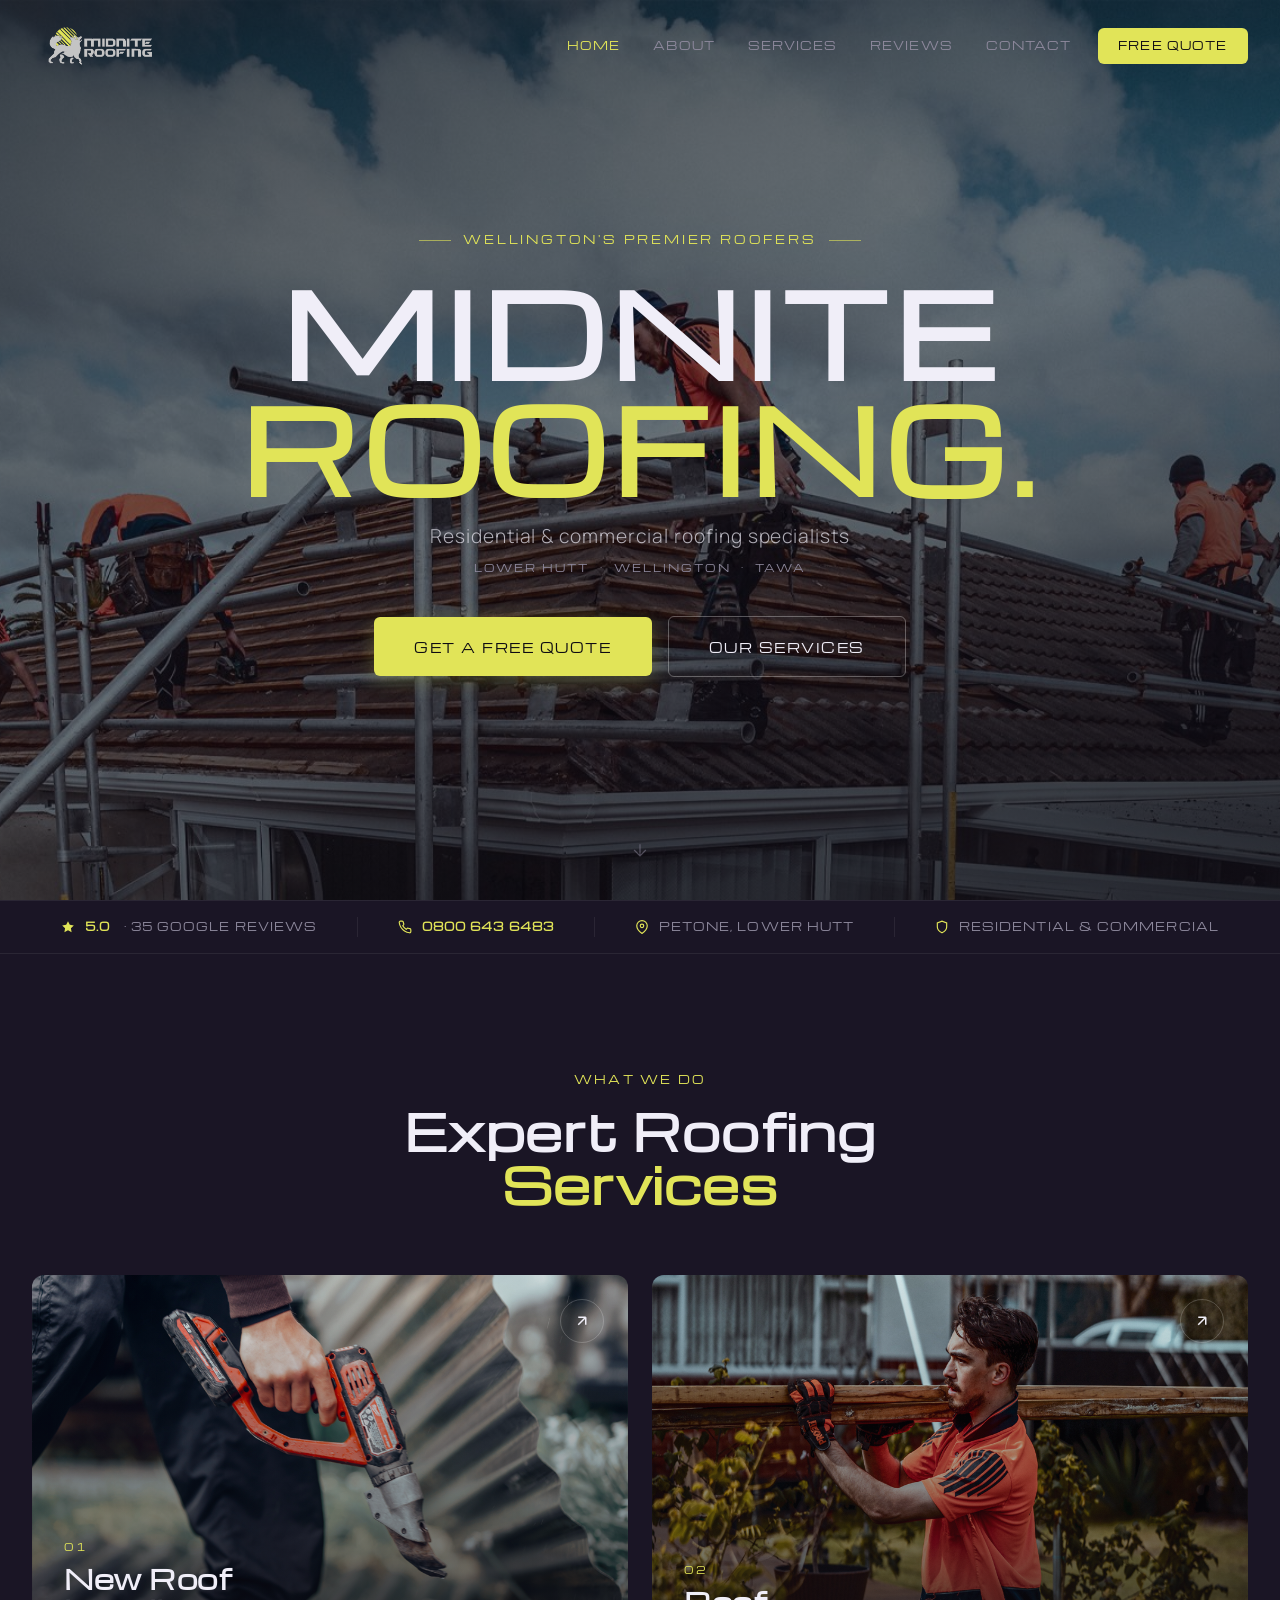
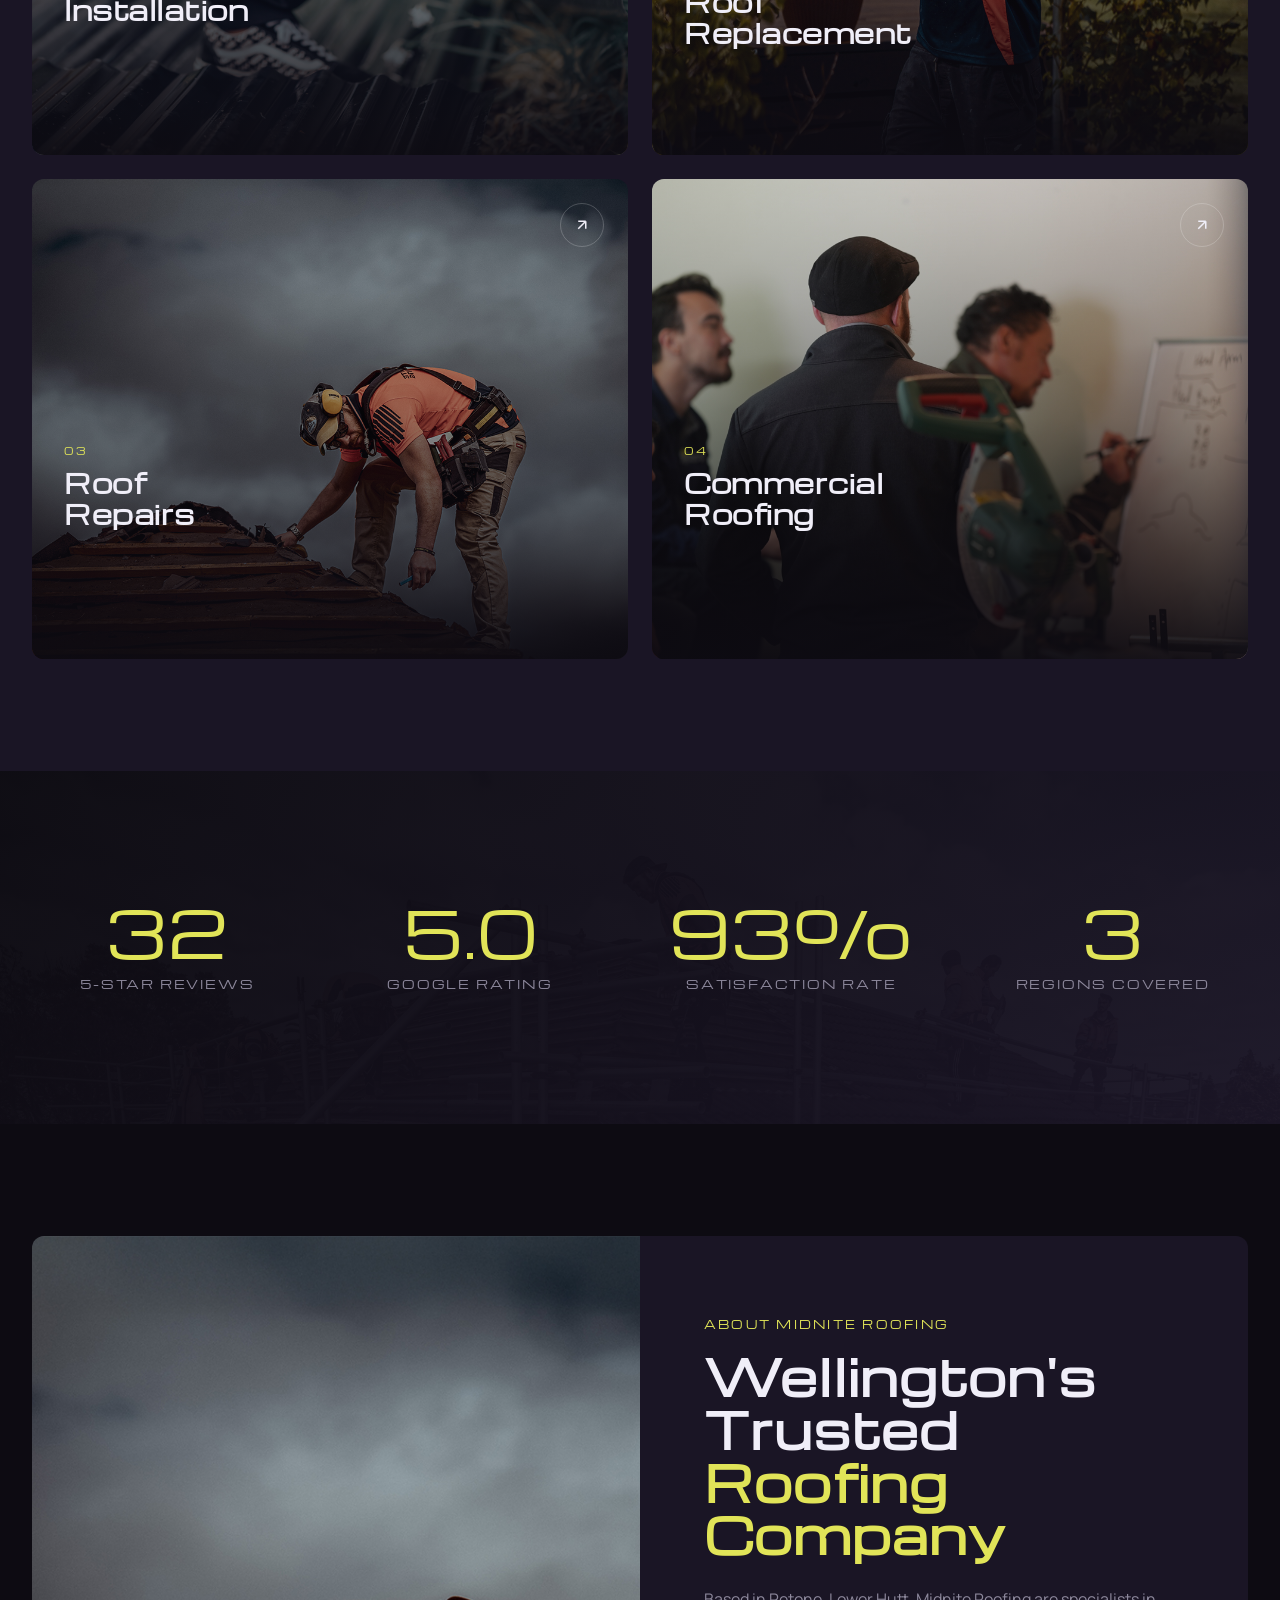
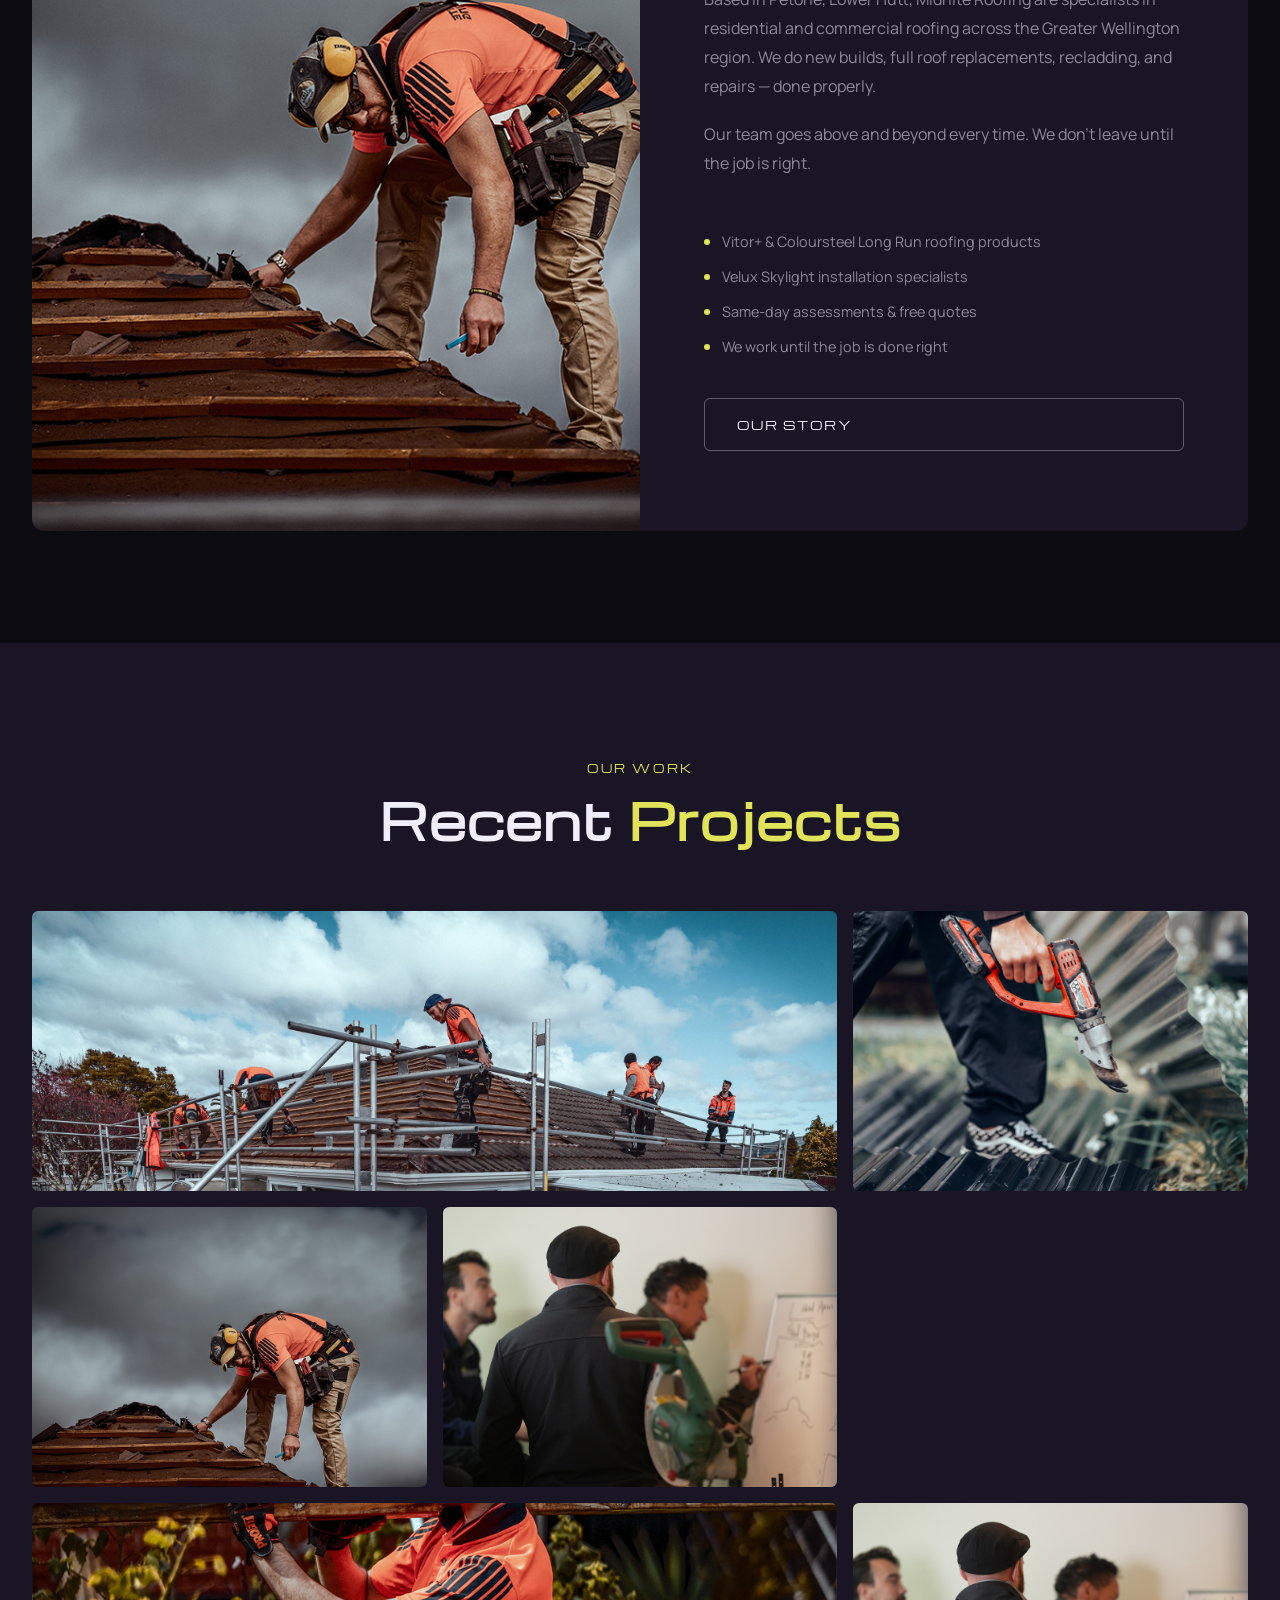
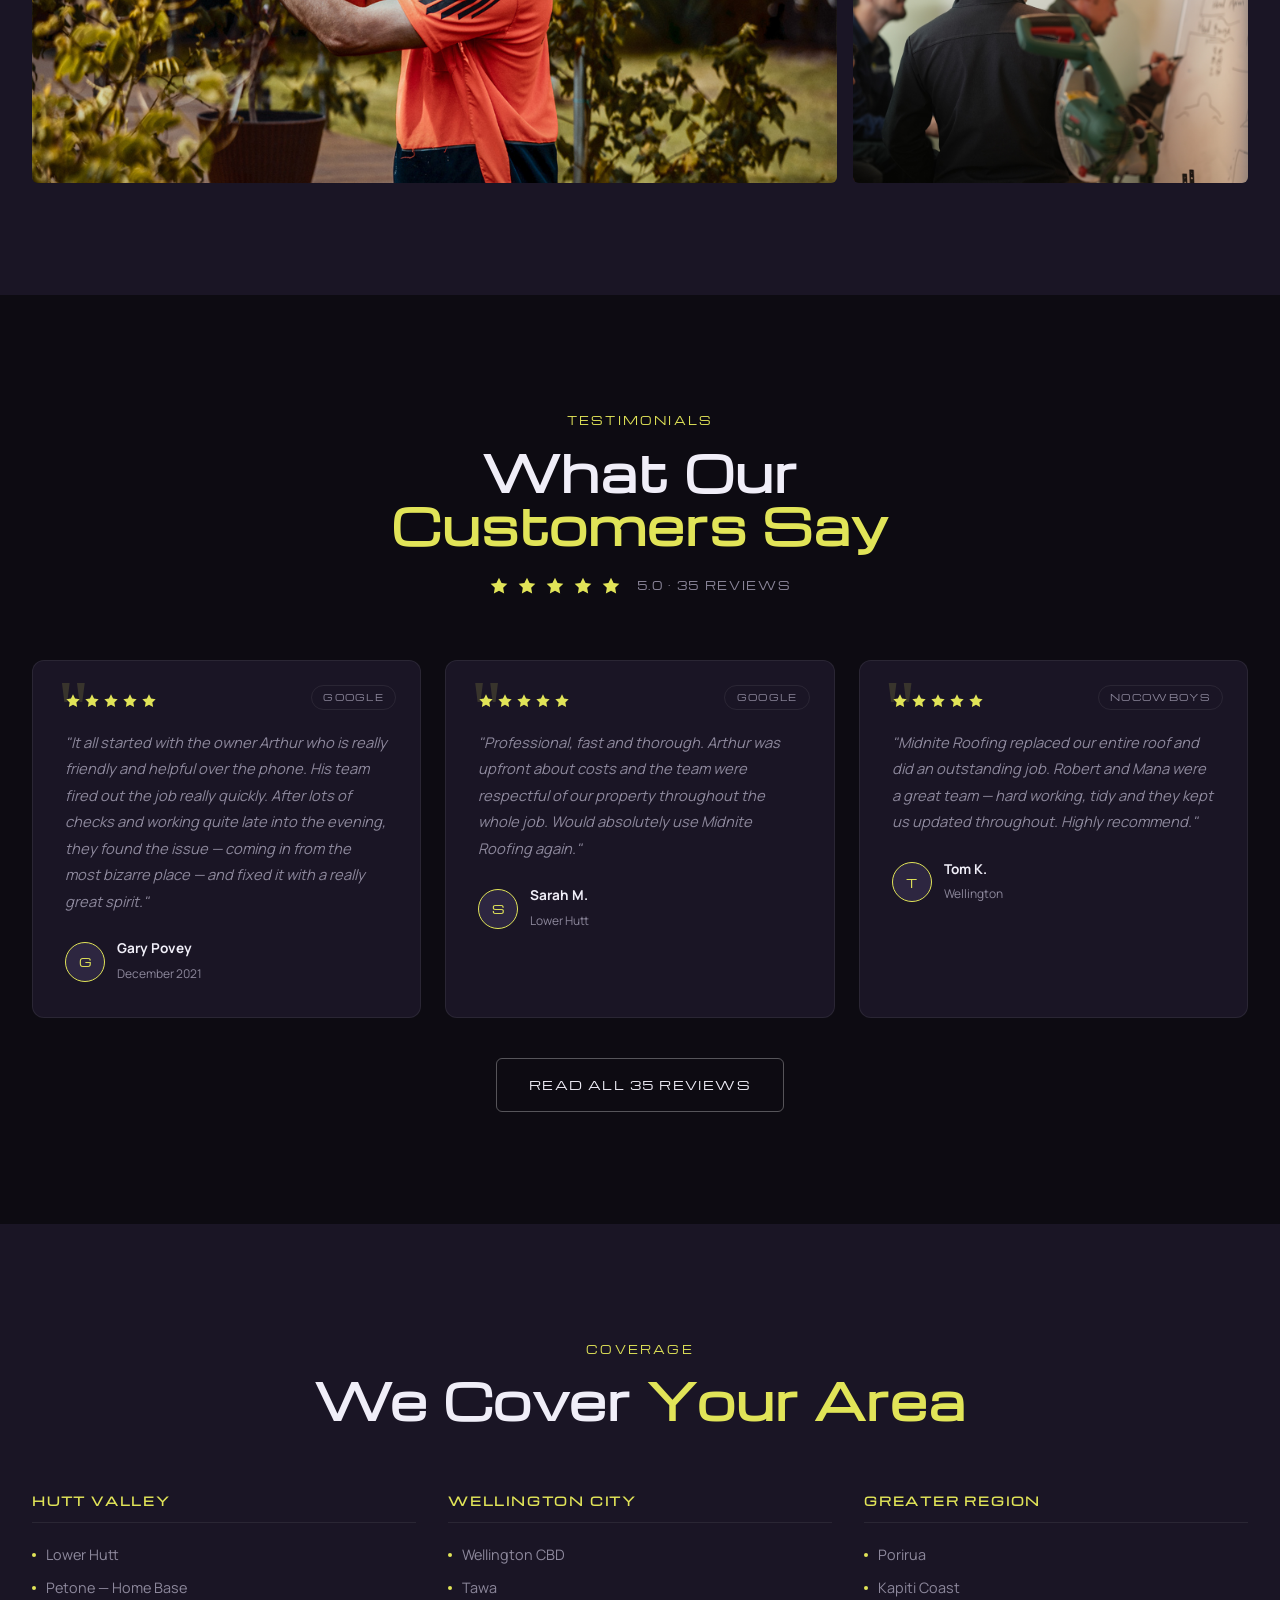
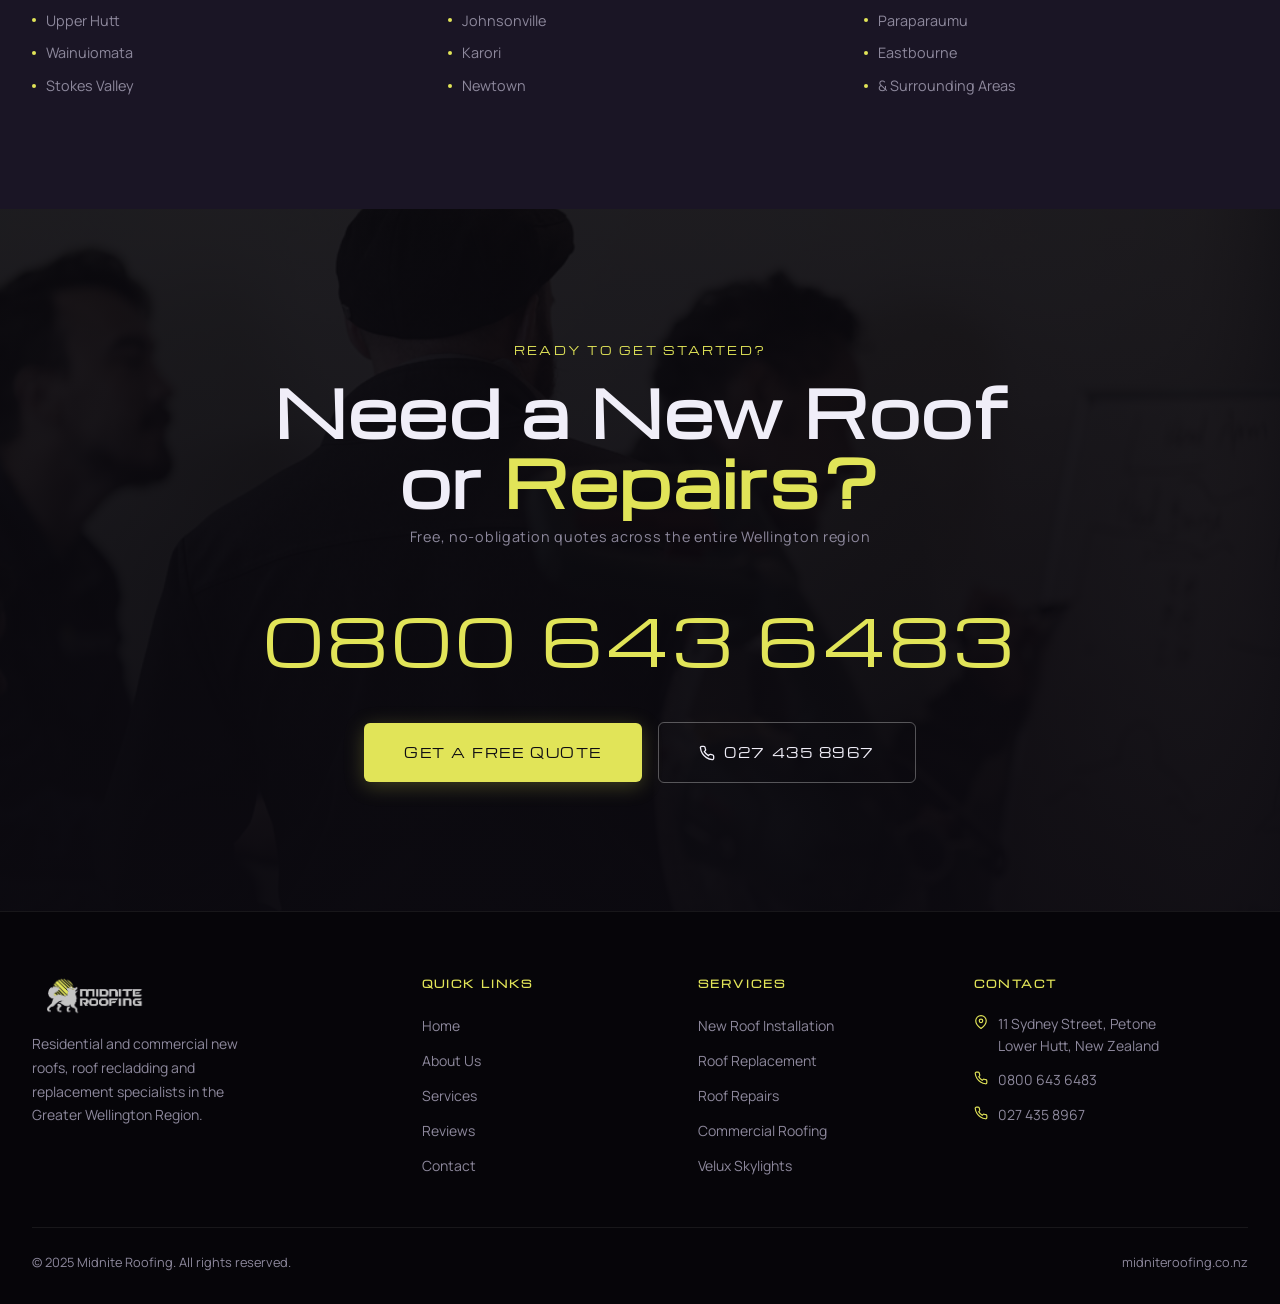
<file: index.html>
<!DOCTYPE html>
<html lang="en">
<head>
  <meta charset="UTF-8">
  <meta name="viewport" content="width=device-width, initial-scale=1.0">
  <title>Midnite Roofing | Wellington's Premier Roofing Specialists</title>
  <meta name="description" content="Midnite Roofing — residential and commercial new roofs, roof recladding and replacement specialists. Serving Lower Hutt, Wellington and Tawa. Call 0800 643 6483.">
  <link rel="stylesheet" href="styles.css">
</head>
<body>

  <!-- Floating Phone CTA -->
  <a href="tel:08006436483" class="float-cta" id="floatCta">
    <svg width="16" height="16" viewBox="0 0 24 24" fill="none" stroke="currentColor" stroke-width="2.5"><path d="M22 16.92v3a2 2 0 01-2.18 2 19.79 19.79 0 01-8.63-3.07 19.5 19.5 0 01-6-6 19.79 19.79 0 01-3.07-8.67A2 2 0 014.11 2h3a2 2 0 012 1.72c.127.96.361 1.903.7 2.81a2 2 0 01-.45 2.11L8.09 9.91a16 16 0 006 6l1.27-1.27a2 2 0 012.11-.45c.907.339 1.85.573 2.81.7A2 2 0 0122 16.92z"/></svg>
    <span>0800 643 6483</span>
  </a>

  <!-- Header -->
  <header class="header" id="header">
    <div class="container">
      <div class="header-inner">
        <a href="index.html" class="logo">
          <img src="images/logo.png" alt="Midnite Roofing">
        </a>
        <nav class="nav" id="nav">
          <a href="index.html" class="nav-link active">Home</a>
          <a href="about.html" class="nav-link">About</a>
          <a href="services.html" class="nav-link">Services</a>
          <a href="reviews.html" class="nav-link">Reviews</a>
          <a href="contact.html" class="nav-link">Contact</a>
          <a href="contact.html" class="nav-cta">Free Quote</a>
        </nav>
        <button class="hamburger" id="hamburger" aria-label="Menu">
          <span></span><span></span><span></span>
        </button>
      </div>
    </div>
  </header>

  <!-- Hero -->
  <section class="hero">
    <div class="hero-bg">
      <img src="images/hero2.jpg" alt="Midnite Roofing — Wellington roofing specialists">
    </div>
    <div class="hero-overlay"></div>
    <div class="hero-content">
      <div class="hero-eyebrow">Wellington's Premier Roofers</div>
      <h1 class="hero-title">MIDNITE<br><span class="accent">ROOFING.</span></h1>
      <p class="hero-sub">Residential &amp; commercial roofing specialists</p>
      <p class="hero-areas">Lower Hutt &nbsp;·&nbsp; Wellington &nbsp;·&nbsp; Tawa</p>
      <div class="hero-actions">
        <a href="contact.html" class="btn btn-yellow btn-lg">Get a Free Quote</a>
        <a href="services.html" class="btn btn-outline btn-lg">Our Services</a>
      </div>
    </div>
    <div class="hero-scroll">
      <svg width="20" height="20" viewBox="0 0 24 24" fill="none" stroke="currentColor" stroke-width="1.5"><path d="M12 5v14M5 12l7 7 7-7"/></svg>
    </div>
  </section>

  <!-- Trust Bar -->
  <div class="trust-bar">
    <div class="container">
      <div class="trust-bar-inner">
        <div class="trust-item">
          <svg width="14" height="14" viewBox="0 0 24 24" fill="#e1e458"><path d="M12 2l3.09 6.26L22 9.27l-5 4.87 1.18 6.88L12 17.77l-6.18 3.25L7 14.14 2 9.27l6.91-1.01L12 2z"/></svg>
          <strong>5.0</strong>&nbsp;· 35 Google Reviews
        </div>
        <div class="trust-divider"></div>
        <div class="trust-item">
          <svg width="14" height="14" viewBox="0 0 24 24" fill="none" stroke="#e1e458" stroke-width="2"><path d="M22 16.92v3a2 2 0 01-2.18 2 19.79 19.79 0 01-8.63-3.07 19.5 19.5 0 01-6-6 19.79 19.79 0 01-3.07-8.67A2 2 0 014.11 2h3a2 2 0 012 1.72c.127.96.361 1.903.7 2.81a2 2 0 01-.45 2.11L8.09 9.91a16 16 0 006 6l1.27-1.27a2 2 0 012.11-.45c.907.339 1.85.573 2.81.7A2 2 0 0122 16.92z"/></svg>
          <strong>0800 643 6483</strong>
        </div>
        <div class="trust-divider"></div>
        <div class="trust-item">
          <svg width="14" height="14" viewBox="0 0 24 24" fill="none" stroke="#e1e458" stroke-width="2"><path d="M21 10c0 7-9 13-9 13s-9-6-9-13a9 9 0 0118 0z"/><circle cx="12" cy="10" r="3"/></svg>
          Petone, Lower Hutt
        </div>
        <div class="trust-divider"></div>
        <div class="trust-item">
          <svg width="14" height="14" viewBox="0 0 24 24" fill="none" stroke="#e1e458" stroke-width="2"><path d="M12 22s8-4 8-10V5l-8-3-8 3v7c0 6 8 10 8 10z"/></svg>
          Residential &amp; Commercial
        </div>
      </div>
    </div>
  </div>

  <!-- Services -->
  <section class="section section-dark">
    <div class="container">
      <div class="section-header reveal">
        <div class="tag">What We Do</div>
        <h2 class="section-title">Expert Roofing <span>Services</span></h2>
      </div>
      <div class="services-grid stagger">

        <a href="services.html" class="service-card">
          <div class="service-card-bg"><img src="images/new-roofs.jpg" alt="New Roof Installation"></div>
          <div class="service-card-overlay"></div>
          <div class="service-card-content">
            <div class="service-num">01</div>
            <h3 class="service-card-title">New Roof<br>Installation</h3>
            <p class="service-card-desc">Brand new steel roofs for new builds and full replacements. Coloursteel &amp; Long Run specialists.</p>
          </div>
          <div class="service-card-arrow">
            <svg viewBox="0 0 24 24" fill="none" stroke="currentColor" stroke-width="2"><path d="M7 17L17 7M17 7H7M17 7v10"/></svg>
          </div>
        </a>

        <a href="services.html" class="service-card">
          <div class="service-card-bg"><img src="images/roof-replacement.jpg" alt="Roof Replacement"></div>
          <div class="service-card-overlay"></div>
          <div class="service-card-content">
            <div class="service-num">02</div>
            <h3 class="service-card-title">Roof<br>Replacement</h3>
            <p class="service-card-desc">Complete roof recladding — strip old material and replace with premium new steel roofing.</p>
          </div>
          <div class="service-card-arrow">
            <svg viewBox="0 0 24 24" fill="none" stroke="currentColor" stroke-width="2"><path d="M7 17L17 7M17 7H7M17 7v10"/></svg>
          </div>
        </a>

        <a href="services.html" class="service-card">
          <div class="service-card-bg"><img src="images/repairs.jpg" alt="Roof Repairs"></div>
          <div class="service-card-overlay"></div>
          <div class="service-card-content">
            <div class="service-num">03</div>
            <h3 class="service-card-title">Roof<br>Repairs</h3>
            <p class="service-card-desc">Leaks, storm damage, flashings, tiles — we find and fix it right. Same-day assessments available.</p>
          </div>
          <div class="service-card-arrow">
            <svg viewBox="0 0 24 24" fill="none" stroke="currentColor" stroke-width="2"><path d="M7 17L17 7M17 7H7M17 7v10"/></svg>
          </div>
        </a>

        <a href="services.html" class="service-card">
          <div class="service-card-bg"><img src="images/commercial.jpg" alt="Commercial Roofing"></div>
          <div class="service-card-overlay"></div>
          <div class="service-card-content">
            <div class="service-num">04</div>
            <h3 class="service-card-title">Commercial<br>Roofing</h3>
            <p class="service-card-desc">Industrial and commercial roof installation, replacement and maintenance across the Hutt Valley.</p>
          </div>
          <div class="service-card-arrow">
            <svg viewBox="0 0 24 24" fill="none" stroke="currentColor" stroke-width="2"><path d="M7 17L17 7M17 7H7M17 7v10"/></svg>
          </div>
        </a>

      </div>
    </div>
  </section>

  <!-- Stats -->
  <section class="stats-section">
    <div class="stats-bg"><img src="images/hero.jpg" alt=""></div>
    <div class="stats-overlay"></div>
    <div class="container">
      <div class="stats-grid stagger">
        <div class="stat">
          <span class="stat-value" data-count="35">0</span>
          <span class="stat-label">5-Star Reviews</span>
        </div>
        <div class="stat">
          <span class="stat-value" data-suffix="★">5.0</span>
          <span class="stat-label">Google Rating</span>
        </div>
        <div class="stat">
          <span class="stat-value" data-count="100" data-suffix="%">0</span>
          <span class="stat-label">Satisfaction Rate</span>
        </div>
        <div class="stat">
          <span class="stat-value">3</span>
          <span class="stat-label">Regions Covered</span>
        </div>
      </div>
    </div>
  </section>

  <!-- About -->
  <section class="section section-darker">
    <div class="container">
      <div class="about-split reveal-scale">
        <div class="about-image">
          <img src="images/repairs.jpg" alt="Midnite Roofing team at work">
        </div>
        <div class="about-content">
          <div class="tag">About Midnite Roofing</div>
          <h2 class="section-title">Wellington's Trusted<br><span>Roofing Company</span></h2>
          <p>Based in Petone, Lower Hutt, Midnite Roofing are specialists in residential and commercial roofing across the Greater Wellington region. We do new builds, full roof replacements, recladding, and repairs — done properly.</p>
          <p>Our team goes above and beyond every time. We don't leave until the job is right.</p>
          <div class="about-features">
            <div class="about-feature"><div class="about-feature-dot"></div>Vitor+ &amp; Coloursteel Long Run roofing products</div>
            <div class="about-feature"><div class="about-feature-dot"></div>Velux Skylight installation specialists</div>
            <div class="about-feature"><div class="about-feature-dot"></div>Same-day assessments &amp; free quotes</div>
            <div class="about-feature"><div class="about-feature-dot"></div>We work until the job is done right</div>
          </div>
          <a href="about.html" class="btn btn-outline">Our Story</a>
        </div>
      </div>
    </div>
  </section>

  <!-- Gallery -->
  <section class="section section-dark">
    <div class="container">
      <div class="section-header reveal">
        <div class="tag">Our Work</div>
        <h2 class="section-title">Recent <span>Projects</span></h2>
      </div>
      <div class="gallery-grid">
        <div class="gallery-item">
          <img src="images/hero2.jpg" alt="Roof replacement project">
          <div class="gallery-item-overlay"><span class="gallery-item-label">Roof Replacement</span></div>
        </div>
        <div class="gallery-item">
          <img src="images/new-roofs.jpg" alt="New roof installation">
          <div class="gallery-item-overlay"><span class="gallery-item-label">New Installation</span></div>
        </div>
        <div class="gallery-item">
          <img src="images/repairs.jpg" alt="Roof repairs">
          <div class="gallery-item-overlay"><span class="gallery-item-label">Roof Repairs</span></div>
        </div>
        <div class="gallery-item">
          <img src="images/commercial.jpg" alt="Commercial roofing">
          <div class="gallery-item-overlay"><span class="gallery-item-label">Commercial Roofing</span></div>
        </div>
        <div class="gallery-item">
          <img src="images/roof-replacement.jpg" alt="Recladding project">
          <div class="gallery-item-overlay"><span class="gallery-item-label">Recladding</span></div>
        </div>
        <div class="gallery-item">
          <img src="images/replacement.jpg" alt="Steel roofing">
          <div class="gallery-item-overlay"><span class="gallery-item-label">Steel Roofing</span></div>
        </div>
      </div>
    </div>
  </section>

  <!-- Reviews -->
  <section class="section section-darker">
    <div class="container">
      <div class="section-header reveal">
        <div class="tag">Testimonials</div>
        <h2 class="section-title">What Our <span>Customers Say</span></h2>
        <div style="display:flex;align-items:center;justify-content:center;gap:0.5rem;margin-top:1rem;">
          <svg width="20" height="20" viewBox="0 0 24 24" fill="#e1e458"><path d="M12 2l3.09 6.26L22 9.27l-5 4.87 1.18 6.88L12 17.77l-6.18 3.25L7 14.14 2 9.27l6.91-1.01L12 2z"/></svg>
          <svg width="20" height="20" viewBox="0 0 24 24" fill="#e1e458"><path d="M12 2l3.09 6.26L22 9.27l-5 4.87 1.18 6.88L12 17.77l-6.18 3.25L7 14.14 2 9.27l6.91-1.01L12 2z"/></svg>
          <svg width="20" height="20" viewBox="0 0 24 24" fill="#e1e458"><path d="M12 2l3.09 6.26L22 9.27l-5 4.87 1.18 6.88L12 17.77l-6.18 3.25L7 14.14 2 9.27l6.91-1.01L12 2z"/></svg>
          <svg width="20" height="20" viewBox="0 0 24 24" fill="#e1e458"><path d="M12 2l3.09 6.26L22 9.27l-5 4.87 1.18 6.88L12 17.77l-6.18 3.25L7 14.14 2 9.27l6.91-1.01L12 2z"/></svg>
          <svg width="20" height="20" viewBox="0 0 24 24" fill="#e1e458"><path d="M12 2l3.09 6.26L22 9.27l-5 4.87 1.18 6.88L12 17.77l-6.18 3.25L7 14.14 2 9.27l6.91-1.01L12 2z"/></svg>
          <span style="font-family:var(--font-head);font-size:0.7rem;letter-spacing:0.15em;color:var(--text-muted);margin-left:0.5rem;">5.0 · 35 REVIEWS</span>
        </div>
      </div>
      <div class="reviews-grid stagger">

        <div class="review-card">
          <span class="review-platform">Google</span>
          <div class="review-stars">
            <svg width="16" height="16" viewBox="0 0 24 24" fill="currentColor"><path d="M12 2l3.09 6.26L22 9.27l-5 4.87 1.18 6.88L12 17.77l-6.18 3.25L7 14.14 2 9.27l6.91-1.01L12 2z"/></svg>
            <svg width="16" height="16" viewBox="0 0 24 24" fill="currentColor"><path d="M12 2l3.09 6.26L22 9.27l-5 4.87 1.18 6.88L12 17.77l-6.18 3.25L7 14.14 2 9.27l6.91-1.01L12 2z"/></svg>
            <svg width="16" height="16" viewBox="0 0 24 24" fill="currentColor"><path d="M12 2l3.09 6.26L22 9.27l-5 4.87 1.18 6.88L12 17.77l-6.18 3.25L7 14.14 2 9.27l6.91-1.01L12 2z"/></svg>
            <svg width="16" height="16" viewBox="0 0 24 24" fill="currentColor"><path d="M12 2l3.09 6.26L22 9.27l-5 4.87 1.18 6.88L12 17.77l-6.18 3.25L7 14.14 2 9.27l6.91-1.01L12 2z"/></svg>
            <svg width="16" height="16" viewBox="0 0 24 24" fill="currentColor"><path d="M12 2l3.09 6.26L22 9.27l-5 4.87 1.18 6.88L12 17.77l-6.18 3.25L7 14.14 2 9.27l6.91-1.01L12 2z"/></svg>
          </div>
          <p class="review-text">"It all started with the owner Arthur who is really friendly and helpful over the phone. His team fired out the job really quickly. After lots of checks and working quite late into the evening, they found the issue — coming in from the most bizarre place — and fixed it with a really great spirit."</p>
          <div class="review-author">
            <div class="review-avatar">G</div>
            <div><strong>Gary Povey</strong><span>December 2021</span></div>
          </div>
        </div>

        <div class="review-card">
          <span class="review-platform">Google</span>
          <div class="review-stars">
            <svg width="16" height="16" viewBox="0 0 24 24" fill="currentColor"><path d="M12 2l3.09 6.26L22 9.27l-5 4.87 1.18 6.88L12 17.77l-6.18 3.25L7 14.14 2 9.27l6.91-1.01L12 2z"/></svg>
            <svg width="16" height="16" viewBox="0 0 24 24" fill="currentColor"><path d="M12 2l3.09 6.26L22 9.27l-5 4.87 1.18 6.88L12 17.77l-6.18 3.25L7 14.14 2 9.27l6.91-1.01L12 2z"/></svg>
            <svg width="16" height="16" viewBox="0 0 24 24" fill="currentColor"><path d="M12 2l3.09 6.26L22 9.27l-5 4.87 1.18 6.88L12 17.77l-6.18 3.25L7 14.14 2 9.27l6.91-1.01L12 2z"/></svg>
            <svg width="16" height="16" viewBox="0 0 24 24" fill="currentColor"><path d="M12 2l3.09 6.26L22 9.27l-5 4.87 1.18 6.88L12 17.77l-6.18 3.25L7 14.14 2 9.27l6.91-1.01L12 2z"/></svg>
            <svg width="16" height="16" viewBox="0 0 24 24" fill="currentColor"><path d="M12 2l3.09 6.26L22 9.27l-5 4.87 1.18 6.88L12 17.77l-6.18 3.25L7 14.14 2 9.27l6.91-1.01L12 2z"/></svg>
          </div>
          <p class="review-text">"Professional, fast and thorough. Arthur was upfront about costs and the team were respectful of our property throughout the whole job. Would absolutely use Midnite Roofing again."</p>
          <div class="review-author">
            <div class="review-avatar">S</div>
            <div><strong>Sarah M.</strong><span>Lower Hutt</span></div>
          </div>
        </div>

        <div class="review-card">
          <span class="review-platform">NoCowboys</span>
          <div class="review-stars">
            <svg width="16" height="16" viewBox="0 0 24 24" fill="currentColor"><path d="M12 2l3.09 6.26L22 9.27l-5 4.87 1.18 6.88L12 17.77l-6.18 3.25L7 14.14 2 9.27l6.91-1.01L12 2z"/></svg>
            <svg width="16" height="16" viewBox="0 0 24 24" fill="currentColor"><path d="M12 2l3.09 6.26L22 9.27l-5 4.87 1.18 6.88L12 17.77l-6.18 3.25L7 14.14 2 9.27l6.91-1.01L12 2z"/></svg>
            <svg width="16" height="16" viewBox="0 0 24 24" fill="currentColor"><path d="M12 2l3.09 6.26L22 9.27l-5 4.87 1.18 6.88L12 17.77l-6.18 3.25L7 14.14 2 9.27l6.91-1.01L12 2z"/></svg>
            <svg width="16" height="16" viewBox="0 0 24 24" fill="currentColor"><path d="M12 2l3.09 6.26L22 9.27l-5 4.87 1.18 6.88L12 17.77l-6.18 3.25L7 14.14 2 9.27l6.91-1.01L12 2z"/></svg>
            <svg width="16" height="16" viewBox="0 0 24 24" fill="currentColor"><path d="M12 2l3.09 6.26L22 9.27l-5 4.87 1.18 6.88L12 17.77l-6.18 3.25L7 14.14 2 9.27l6.91-1.01L12 2z"/></svg>
          </div>
          <p class="review-text">"Midnite Roofing replaced our entire roof and did an outstanding job. Robert and Mana were a great team — hard working, tidy and they kept us updated throughout. Highly recommend."</p>
          <div class="review-author">
            <div class="review-avatar">T</div>
            <div><strong>Tom K.</strong><span>Wellington</span></div>
          </div>
        </div>

      </div>
      <div style="text-align:center;margin-top:2.5rem;" class="reveal">
        <a href="reviews.html" class="btn btn-outline">Read All 35 Reviews</a>
      </div>
    </div>
  </section>

  <!-- Areas -->
  <section class="section areas-section">
    <div class="container">
      <div class="section-header reveal">
        <div class="tag">Coverage</div>
        <h2 class="section-title">We Cover <span>Your Area</span></h2>
      </div>
      <div class="areas-columns stagger">
        <div class="area-group">
          <h4>Hutt Valley</h4>
          <ul class="area-list">
            <li>Lower Hutt</li>
            <li>Petone — Home Base</li>
            <li>Upper Hutt</li>
            <li>Wainuiomata</li>
            <li>Stokes Valley</li>
          </ul>
        </div>
        <div class="area-group">
          <h4>Wellington City</h4>
          <ul class="area-list">
            <li>Wellington CBD</li>
            <li>Tawa</li>
            <li>Johnsonville</li>
            <li>Karori</li>
            <li>Newtown</li>
          </ul>
        </div>
        <div class="area-group">
          <h4>Greater Region</h4>
          <ul class="area-list">
            <li>Porirua</li>
            <li>Kapiti Coast</li>
            <li>Paraparaumu</li>
            <li>Eastbourne</li>
            <li>&amp; Surrounding Areas</li>
          </ul>
        </div>
      </div>
    </div>
  </section>

  <!-- CTA -->
  <section class="cta-section">
    <div class="cta-bg"><img src="images/commercial.jpg" alt=""></div>
    <div class="cta-overlay"></div>
    <div class="container">
      <div class="cta-content reveal">
        <div class="tag">Ready to Get Started?</div>
        <h2>Need a New Roof<br>or <span>Repairs?</span></h2>
        <p class="cta-sub">Free, no-obligation quotes across the entire Wellington region</p>
        <a href="tel:08006436483" class="cta-phone">0800 643 6483</a>
        <div class="cta-actions">
          <a href="contact.html" class="btn btn-yellow btn-lg">Get a Free Quote</a>
          <a href="tel:027435896" class="btn btn-outline btn-lg">
            <svg width="16" height="16" viewBox="0 0 24 24" fill="none" stroke="currentColor" stroke-width="2"><path d="M22 16.92v3a2 2 0 01-2.18 2 19.79 19.79 0 01-8.63-3.07 19.5 19.5 0 01-6-6 19.79 19.79 0 01-3.07-8.67A2 2 0 014.11 2h3a2 2 0 012 1.72c.127.96.361 1.903.7 2.81a2 2 0 01-.45 2.11L8.09 9.91a16 16 0 006 6l1.27-1.27a2 2 0 012.11-.45c.907.339 1.85.573 2.81.7A2 2 0 0122 16.92z"/></svg>
            027 435 8967
          </a>
        </div>
      </div>
    </div>
  </section>

  <!-- Footer -->
  <footer class="footer">
    <div class="container">
      <div class="footer-grid">
        <div>
          <div class="footer-logo"><img src="images/logo.png" alt="Midnite Roofing"></div>
          <p class="footer-desc">Residential and commercial new roofs, roof recladding and replacement specialists in the Greater Wellington Region.</p>
        </div>
        <div class="footer-col">
          <h5>Quick Links</h5>
          <ul class="footer-links">
            <li><a href="index.html">Home</a></li>
            <li><a href="about.html">About Us</a></li>
            <li><a href="services.html">Services</a></li>
            <li><a href="reviews.html">Reviews</a></li>
            <li><a href="contact.html">Contact</a></li>
          </ul>
        </div>
        <div class="footer-col">
          <h5>Services</h5>
          <ul class="footer-links">
            <li><a href="services.html">New Roof Installation</a></li>
            <li><a href="services.html">Roof Replacement</a></li>
            <li><a href="services.html">Roof Repairs</a></li>
            <li><a href="services.html">Commercial Roofing</a></li>
            <li><a href="services.html">Velux Skylights</a></li>
          </ul>
        </div>
        <div class="footer-col">
          <h5>Contact</h5>
          <div class="footer-contact-items">
            <div class="footer-contact-item">
              <svg width="14" height="14" viewBox="0 0 24 24" fill="none" stroke="#e1e458" stroke-width="2"><path d="M21 10c0 7-9 13-9 13s-9-6-9-13a9 9 0 0118 0z"/><circle cx="12" cy="10" r="3"/></svg>
              <span>11 Sydney Street, Petone<br>Lower Hutt, New Zealand</span>
            </div>
            <div class="footer-contact-item">
              <svg width="14" height="14" viewBox="0 0 24 24" fill="none" stroke="#e1e458" stroke-width="2"><path d="M22 16.92v3a2 2 0 01-2.18 2 19.79 19.79 0 01-8.63-3.07 19.5 19.5 0 01-6-6 19.79 19.79 0 01-3.07-8.67A2 2 0 014.11 2h3a2 2 0 012 1.72c.127.96.361 1.903.7 2.81a2 2 0 01-.45 2.11L8.09 9.91a16 16 0 006 6l1.27-1.27a2 2 0 012.11-.45c.907.339 1.85.573 2.81.7A2 2 0 0122 16.92z"/></svg>
              <a href="tel:08006436483">0800 643 6483</a>
            </div>
            <div class="footer-contact-item">
              <svg width="14" height="14" viewBox="0 0 24 24" fill="none" stroke="#e1e458" stroke-width="2"><path d="M22 16.92v3a2 2 0 01-2.18 2 19.79 19.79 0 01-8.63-3.07 19.5 19.5 0 01-6-6 19.79 19.79 0 01-3.07-8.67A2 2 0 014.11 2h3a2 2 0 012 1.72c.127.96.361 1.903.7 2.81a2 2 0 01-.45 2.11L8.09 9.91a16 16 0 006 6l1.27-1.27a2 2 0 012.11-.45c.907.339 1.85.573 2.81.7A2 2 0 0122 16.92z"/></svg>
              <a href="tel:0274358967">027 435 8967</a>
            </div>
          </div>
        </div>
      </div>
      <div class="footer-bottom">
        <p>&copy; 2025 Midnite Roofing. All rights reserved.</p>
        <a href="https://www.midniteroofing.co.nz" target="_blank">midniteroofing.co.nz</a>
      </div>
    </div>
  </footer>

  <script src="script.js"></script>
</body>
</html>
</file>
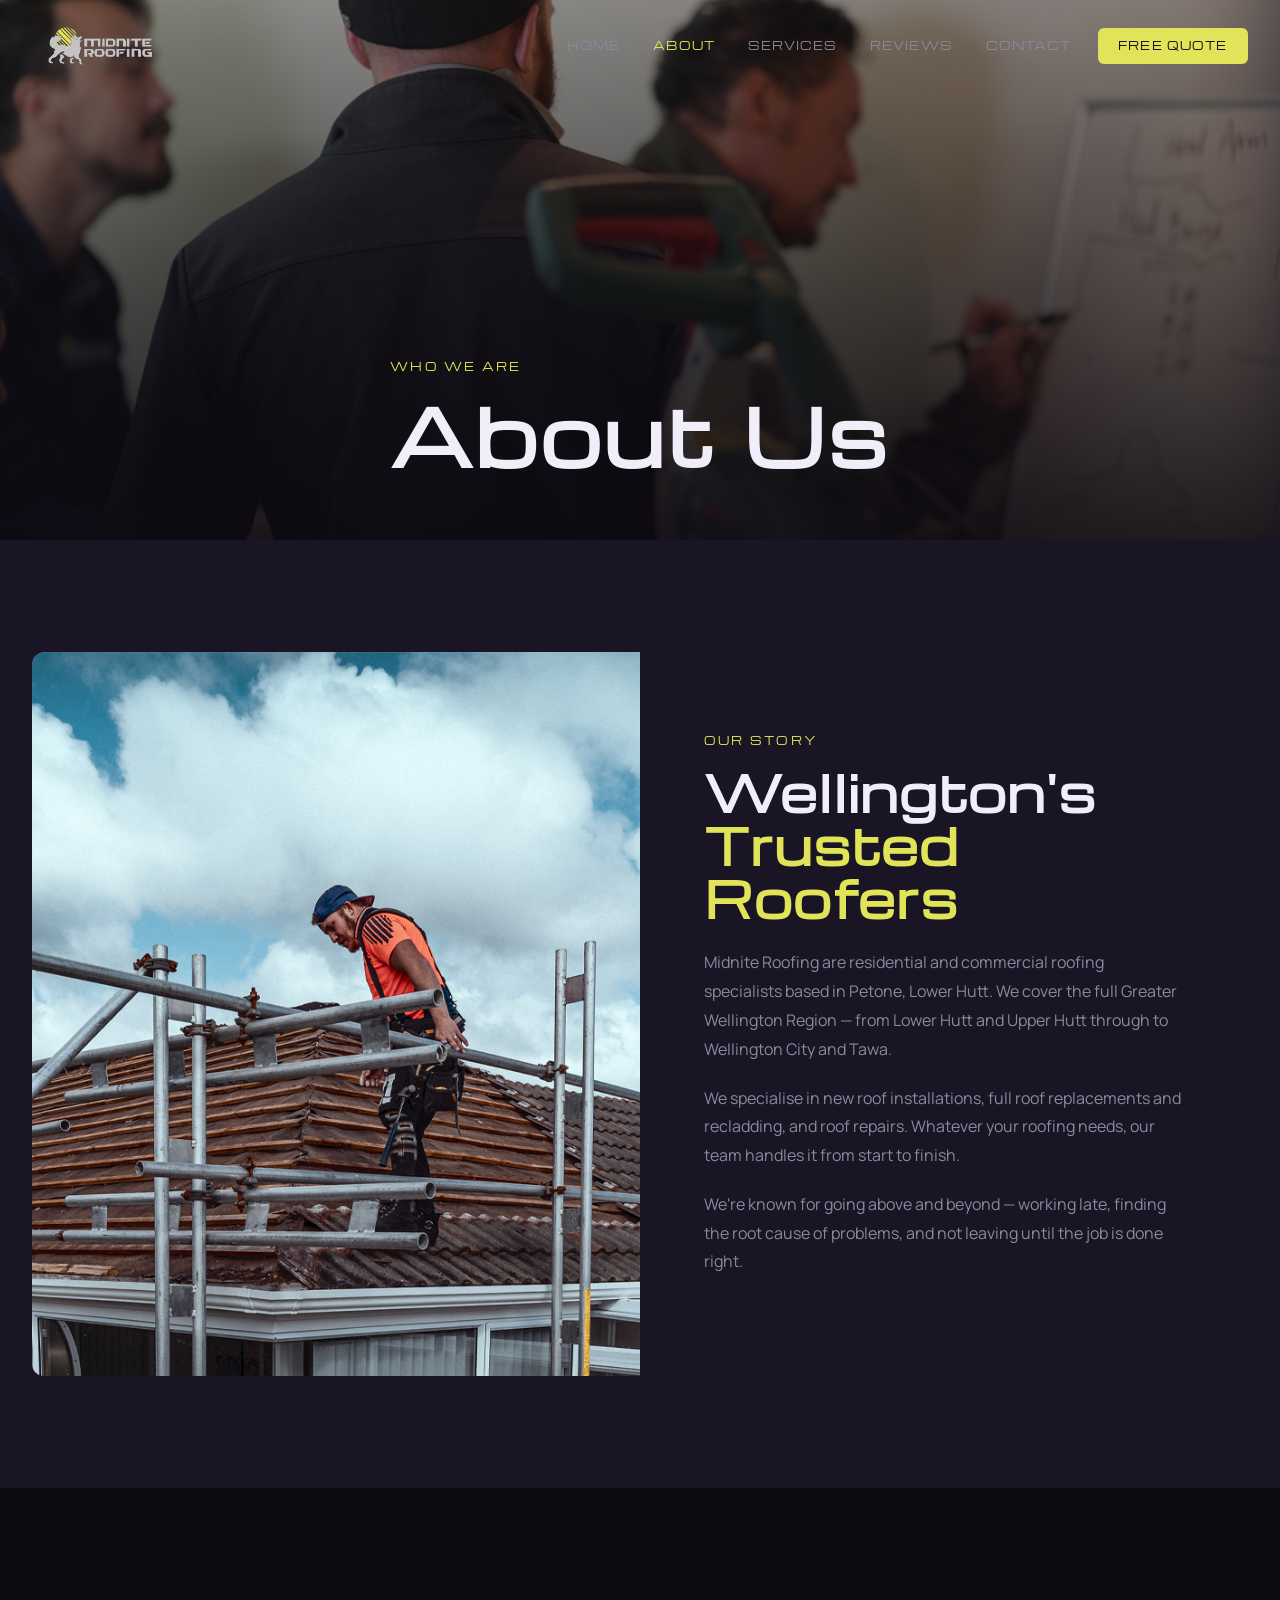
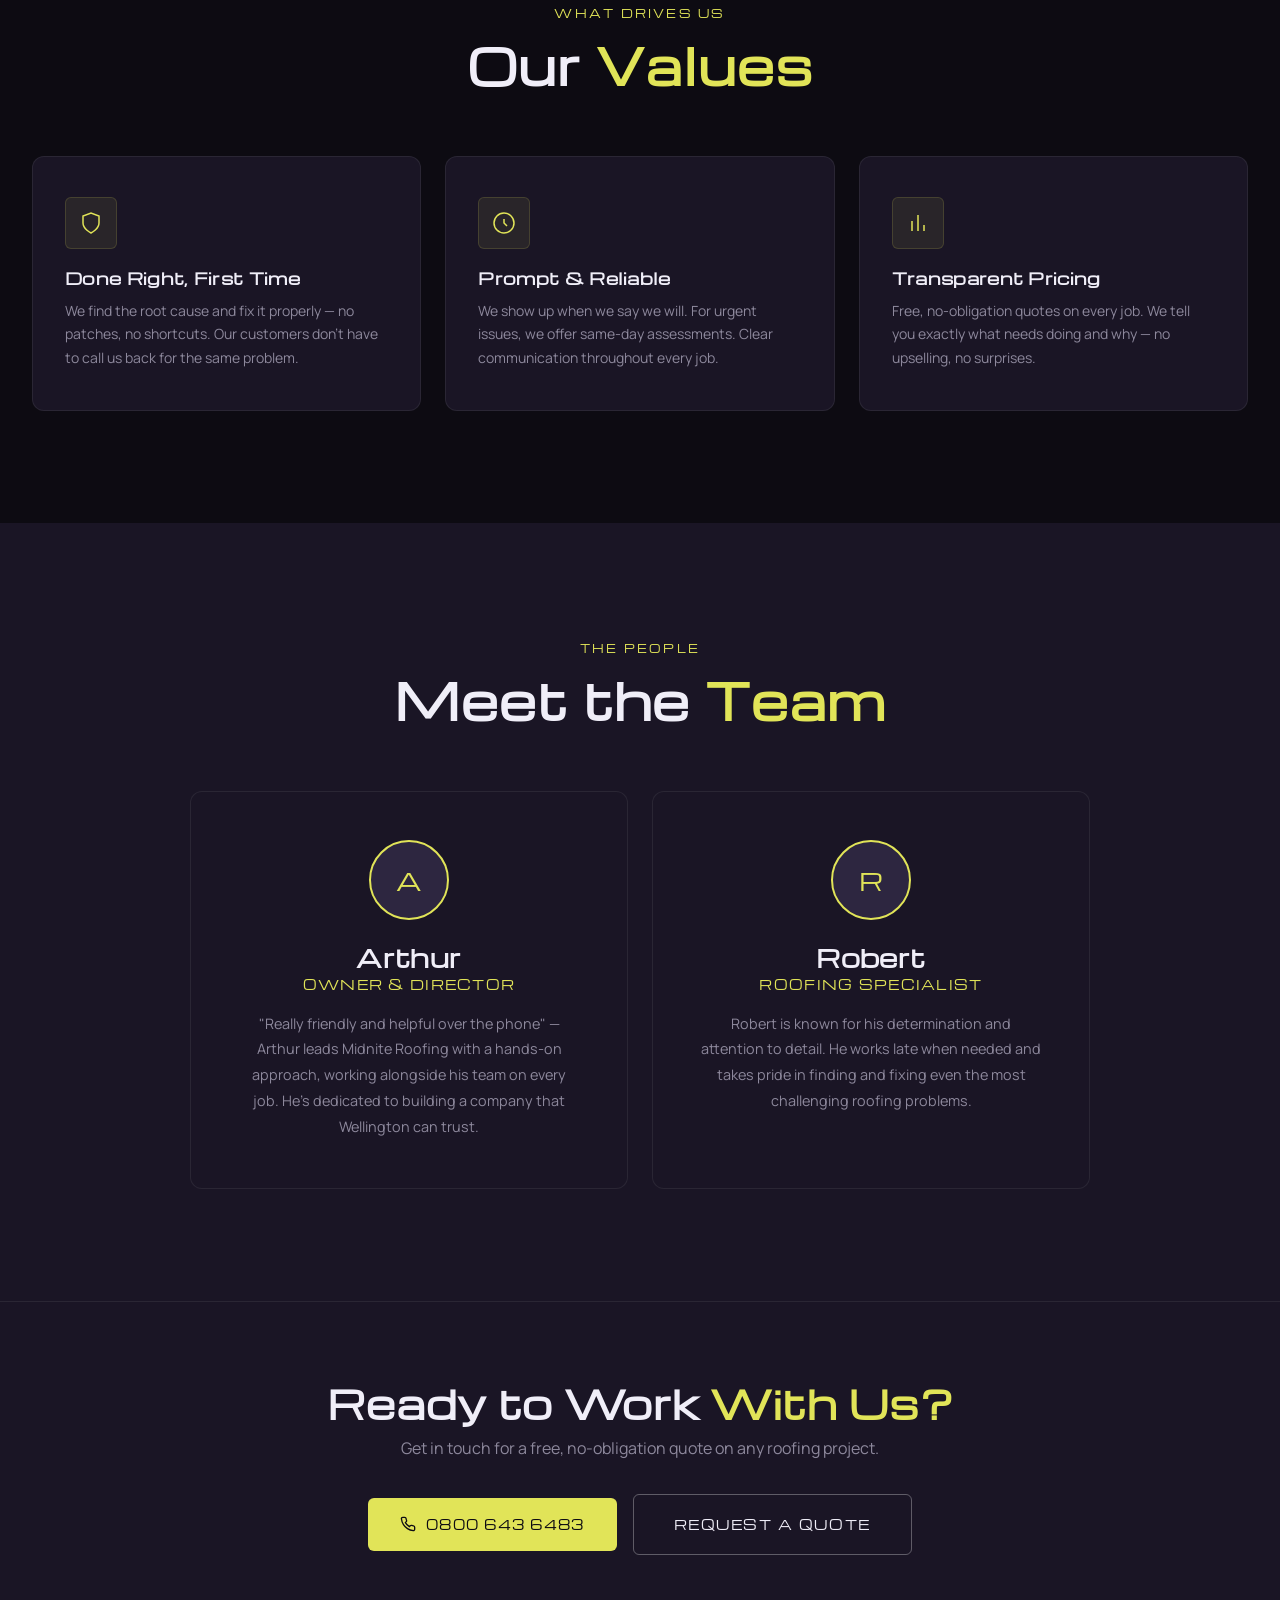
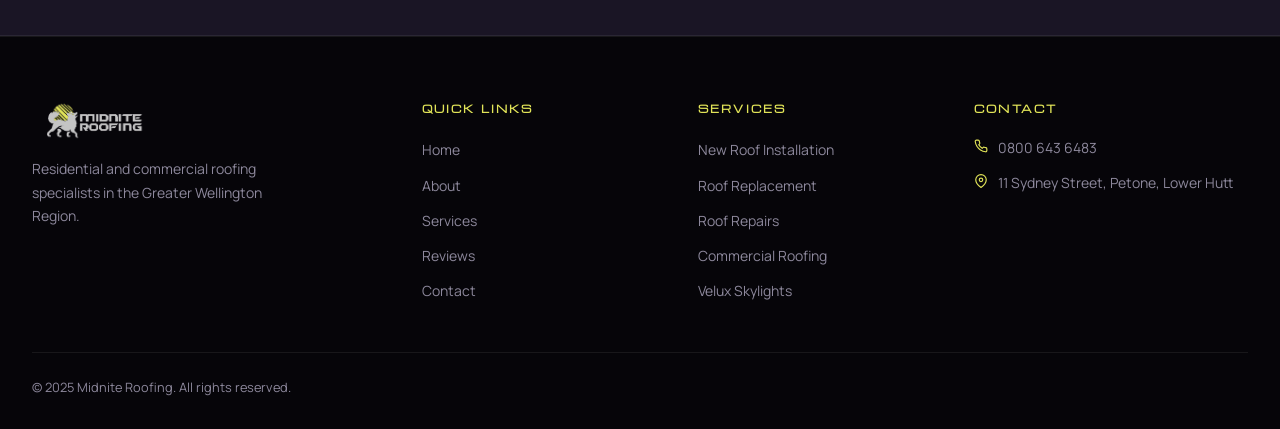
<file: about.html>
<!DOCTYPE html>
<html lang="en">
<head>
  <meta charset="UTF-8">
  <meta name="viewport" content="width=device-width, initial-scale=1.0">
  <title>About Us | Midnite Roofing — Petone, Lower Hutt</title>
  <meta name="description" content="Learn about Midnite Roofing — Wellington's trusted roofing company based in Petone, Lower Hutt. Meet our team including owner Arthur and crew member Robert.">
  <link rel="stylesheet" href="styles.css">
</head>
<body>

  <a href="tel:08006436483" class="float-cta" id="floatCta">
    <svg width="16" height="16" viewBox="0 0 24 24" fill="none" stroke="currentColor" stroke-width="2.5"><path d="M22 16.92v3a2 2 0 01-2.18 2 19.79 19.79 0 01-8.63-3.07 19.5 19.5 0 01-6-6 19.79 19.79 0 01-3.07-8.67A2 2 0 014.11 2h3a2 2 0 012 1.72c.127.96.361 1.903.7 2.81a2 2 0 01-.45 2.11L8.09 9.91a16 16 0 006 6l1.27-1.27a2 2 0 012.11-.45c.907.339 1.85.573 2.81.7A2 2 0 0122 16.92z"/></svg>
    <span>0800 643 6483</span>
  </a>

  <header class="header" id="header">
    <div class="container">
      <div class="header-inner">
        <a href="index.html" class="logo"><img src="images/logo.png" alt="Midnite Roofing"></a>
        <nav class="nav" id="nav">
          <a href="index.html" class="nav-link">Home</a>
          <a href="about.html" class="nav-link active">About</a>
          <a href="services.html" class="nav-link">Services</a>
          <a href="reviews.html" class="nav-link">Reviews</a>
          <a href="contact.html" class="nav-link">Contact</a>
          <a href="contact.html" class="nav-cta">Free Quote</a>
        </nav>
        <button class="hamburger" id="hamburger" aria-label="Menu"><span></span><span></span><span></span></button>
      </div>
    </div>
  </header>

  <!-- Page Hero -->
  <section class="page-hero">
    <div class="page-hero-bg">
      <img src="images/commercial.jpg" alt="Midnite Roofing team">
    </div>
    <div class="container">
      <div class="page-hero-content">
        <div class="tag">Who We Are</div>
        <h1 class="page-hero-title">About Us</h1>
      </div>
    </div>
  </section>

  <!-- Our Story -->
  <section class="section section-dark">
    <div class="container">
      <div class="about-split reveal-scale">
        <div class="about-image">
          <img src="images/hero.jpg" alt="Midnite Roofing at work">
        </div>
        <div class="about-content">
          <div class="tag">Our Story</div>
          <h2 class="section-title">Wellington's<br><span>Trusted Roofers</span></h2>
          <p>Midnite Roofing are residential and commercial roofing specialists based in Petone, Lower Hutt. We cover the full Greater Wellington Region — from Lower Hutt and Upper Hutt through to Wellington City and Tawa.</p>
          <p>We specialise in new roof installations, full roof replacements and recladding, and roof repairs. Whatever your roofing needs, our team handles it from start to finish.</p>
          <p>We're known for going above and beyond — working late, finding the root cause of problems, and not leaving until the job is done right.</p>
        </div>
      </div>
    </div>
  </section>

  <!-- Values -->
  <section class="section section-darker">
    <div class="container">
      <div class="section-header reveal">
        <div class="tag">What Drives Us</div>
        <h2 class="section-title">Our <span>Values</span></h2>
      </div>
      <div class="values-grid stagger">
        <div class="value-card">
          <div class="value-icon">
            <svg viewBox="0 0 24 24" fill="none" stroke="#e1e458" stroke-width="1.5" width="24" height="24"><path d="M12 22s8-4 8-10V5l-8-3-8 3v7c0 6 8 10 8 10z"/></svg>
          </div>
          <h3>Done Right, First Time</h3>
          <p>We find the root cause and fix it properly — no patches, no shortcuts. Our customers don't have to call us back for the same problem.</p>
        </div>
        <div class="value-card">
          <div class="value-icon">
            <svg viewBox="0 0 24 24" fill="none" stroke="#e1e458" stroke-width="1.5" width="24" height="24"><circle cx="12" cy="12" r="10"/><path d="M12 8v4l3 3"/></svg>
          </div>
          <h3>Prompt &amp; Reliable</h3>
          <p>We show up when we say we will. For urgent issues, we offer same-day assessments. Clear communication throughout every job.</p>
        </div>
        <div class="value-card">
          <div class="value-icon">
            <svg viewBox="0 0 24 24" fill="none" stroke="#e1e458" stroke-width="1.5" width="24" height="24"><path d="M6 20V10M12 20V4M18 20V14"/></svg>
          </div>
          <h3>Transparent Pricing</h3>
          <p>Free, no-obligation quotes on every job. We tell you exactly what needs doing and why — no upselling, no surprises.</p>
        </div>
      </div>
    </div>
  </section>

  <!-- Team -->
  <section class="section section-dark">
    <div class="container">
      <div class="section-header reveal">
        <div class="tag">The People</div>
        <h2 class="section-title">Meet the <span>Team</span></h2>
      </div>
      <div style="display:grid;grid-template-columns:repeat(auto-fit,minmax(280px,1fr));gap:1.5rem;max-width:900px;margin:0 auto;" class="stagger">

        <div class="team-card">
          <div class="team-avatar">A</div>
          <h3>Arthur</h3>
          <p class="team-role">Owner &amp; Director</p>
          <p class="team-bio">"Really friendly and helpful over the phone" — Arthur leads Midnite Roofing with a hands-on approach, working alongside his team on every job. He's dedicated to building a company that Wellington can trust.</p>
        </div>

        <div class="team-card">
          <div class="team-avatar">R</div>
          <h3>Robert</h3>
          <p class="team-role">Roofing Specialist</p>
          <p class="team-bio">Robert is known for his determination and attention to detail. He works late when needed and takes pride in finding and fixing even the most challenging roofing problems.</p>
        </div>

      </div>
    </div>
  </section>

  <!-- CTA -->
  <section class="cta-banner">
    <div class="container">
      <h2>Ready to Work <span style="color:var(--accent)">With Us?</span></h2>
      <p>Get in touch for a free, no-obligation quote on any roofing project.</p>
      <div class="cta-banner-actions">
        <a href="tel:08006436483" class="btn-phone">
          <svg width="16" height="16" viewBox="0 0 24 24" fill="none" stroke="currentColor" stroke-width="2"><path d="M22 16.92v3a2 2 0 01-2.18 2 19.79 19.79 0 01-8.63-3.07 19.5 19.5 0 01-6-6 19.79 19.79 0 01-3.07-8.67A2 2 0 014.11 2h3a2 2 0 012 1.72c.127.96.361 1.903.7 2.81a2 2 0 01-.45 2.11L8.09 9.91a16 16 0 006 6l1.27-1.27a2 2 0 012.11-.45c.907.339 1.85.573 2.81.7A2 2 0 0122 16.92z"/></svg>
          0800 643 6483
        </a>
        <a href="contact.html" class="btn btn-outline btn-lg">Request a Quote</a>
      </div>
    </div>
  </section>

  <footer class="footer">
    <div class="container">
      <div class="footer-grid">
        <div><div class="footer-logo"><img src="images/logo.png" alt="Midnite Roofing"></div><p class="footer-desc">Residential and commercial roofing specialists in the Greater Wellington Region.</p></div>
        <div class="footer-col"><h5>Quick Links</h5><ul class="footer-links"><li><a href="index.html">Home</a></li><li><a href="about.html">About</a></li><li><a href="services.html">Services</a></li><li><a href="reviews.html">Reviews</a></li><li><a href="contact.html">Contact</a></li></ul></div>
        <div class="footer-col"><h5>Services</h5><ul class="footer-links"><li><a href="services.html">New Roof Installation</a></li><li><a href="services.html">Roof Replacement</a></li><li><a href="services.html">Roof Repairs</a></li><li><a href="services.html">Commercial Roofing</a></li><li><a href="services.html">Velux Skylights</a></li></ul></div>
        <div class="footer-col"><h5>Contact</h5><div class="footer-contact-items"><div class="footer-contact-item"><svg width="14" height="14" viewBox="0 0 24 24" fill="none" stroke="#e1e458" stroke-width="2"><path d="M22 16.92v3a2 2 0 01-2.18 2 19.79 19.79 0 01-8.63-3.07 19.5 19.5 0 01-6-6 19.79 19.79 0 01-3.07-8.67A2 2 0 014.11 2h3a2 2 0 012 1.72c.127.96.361 1.903.7 2.81a2 2 0 01-.45 2.11L8.09 9.91a16 16 0 006 6l1.27-1.27a2 2 0 012.11-.45c.907.339 1.85.573 2.81.7A2 2 0 0122 16.92z"/></svg><a href="tel:08006436483">0800 643 6483</a></div><div class="footer-contact-item"><svg width="14" height="14" viewBox="0 0 24 24" fill="none" stroke="#e1e458" stroke-width="2"><path d="M21 10c0 7-9 13-9 13s-9-6-9-13a9 9 0 0118 0z"/><circle cx="12" cy="10" r="3"/></svg><span>11 Sydney Street, Petone, Lower Hutt</span></div></div></div>
      </div>
      <div class="footer-bottom"><p>&copy; 2025 Midnite Roofing. All rights reserved.</p></div>
    </div>
  </footer>
  <script src="script.js"></script>
</body>
</html>
</file>
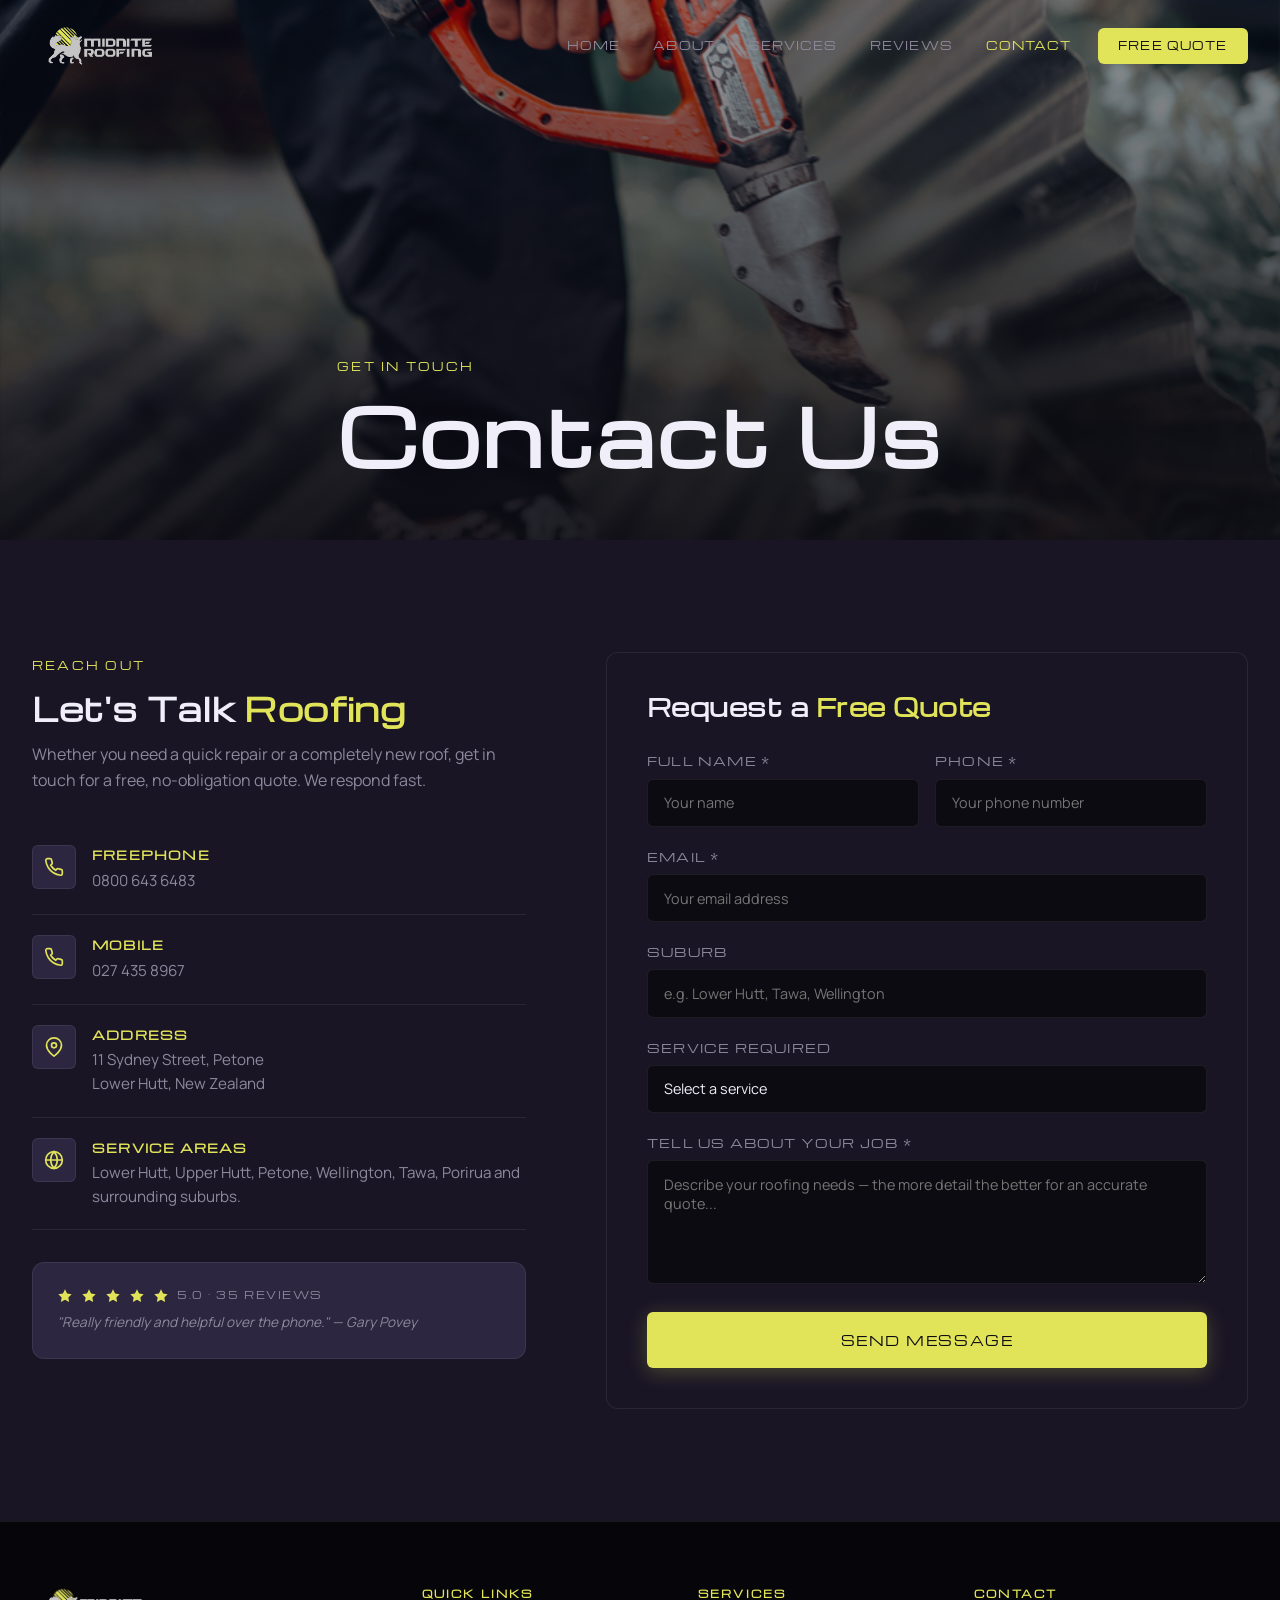
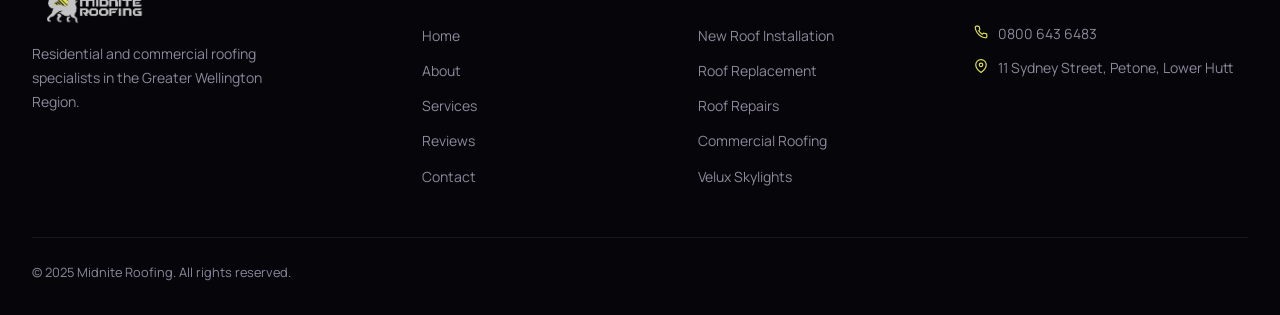
<file: contact.html>
<!DOCTYPE html>
<html lang="en">
<head>
  <meta charset="UTF-8">
  <meta name="viewport" content="width=device-width, initial-scale=1.0">
  <title>Contact | Midnite Roofing — Free Quotes Wellington</title>
  <meta name="description" content="Contact Midnite Roofing for a free, no-obligation quote. Call 0800 643 6483 or 027 435 8967. Based in Petone, Lower Hutt. Serving Wellington and Tawa.">
  <link rel="stylesheet" href="styles.css">
</head>
<body>

  <a href="tel:08006436483" class="float-cta" id="floatCta">
    <svg width="16" height="16" viewBox="0 0 24 24" fill="none" stroke="currentColor" stroke-width="2.5"><path d="M22 16.92v3a2 2 0 01-2.18 2 19.79 19.79 0 01-8.63-3.07 19.5 19.5 0 01-6-6 19.79 19.79 0 01-3.07-8.67A2 2 0 014.11 2h3a2 2 0 012 1.72c.127.96.361 1.903.7 2.81a2 2 0 01-.45 2.11L8.09 9.91a16 16 0 006 6l1.27-1.27a2 2 0 012.11-.45c.907.339 1.85.573 2.81.7A2 2 0 0122 16.92z"/></svg>
    <span>0800 643 6483</span>
  </a>

  <header class="header" id="header">
    <div class="container">
      <div class="header-inner">
        <a href="index.html" class="logo"><img src="images/logo.png" alt="Midnite Roofing"></a>
        <nav class="nav" id="nav">
          <a href="index.html" class="nav-link">Home</a>
          <a href="about.html" class="nav-link">About</a>
          <a href="services.html" class="nav-link">Services</a>
          <a href="reviews.html" class="nav-link">Reviews</a>
          <a href="contact.html" class="nav-link active">Contact</a>
          <a href="contact.html" class="nav-cta">Free Quote</a>
        </nav>
        <button class="hamburger" id="hamburger" aria-label="Menu"><span></span><span></span><span></span></button>
      </div>
    </div>
  </header>

  <!-- Page Hero -->
  <section class="page-hero">
    <div class="page-hero-bg">
      <img src="images/new-roofs.jpg" alt="Contact Midnite Roofing">
    </div>
    <div class="container">
      <div class="page-hero-content">
        <div class="tag">Get in Touch</div>
        <h1 class="page-hero-title">Contact Us</h1>
      </div>
    </div>
  </section>

  <!-- Contact -->
  <section class="section section-dark">
    <div class="container">
      <div class="contact-grid">

        <div class="contact-info reveal-left">
          <div class="tag">Reach Out</div>
          <h2>Let's Talk <span style="color:var(--accent)">Roofing</span></h2>
          <p>Whether you need a quick repair or a completely new roof, get in touch for a free, no-obligation quote. We respond fast.</p>

          <div class="contact-method">
            <div class="contact-method-icon">
              <svg width="20" height="20" viewBox="0 0 24 24" fill="none" stroke="#e1e458" stroke-width="2"><path d="M22 16.92v3a2 2 0 01-2.18 2 19.79 19.79 0 01-8.63-3.07 19.5 19.5 0 01-6-6 19.79 19.79 0 01-3.07-8.67A2 2 0 014.11 2h3a2 2 0 012 1.72c.127.96.361 1.903.7 2.81a2 2 0 01-.45 2.11L8.09 9.91a16 16 0 006 6l1.27-1.27a2 2 0 012.11-.45c.907.339 1.85.573 2.81.7A2 2 0 0122 16.92z"/></svg>
            </div>
            <div>
              <h4>Freephone</h4>
              <a href="tel:08006436483">0800 643 6483</a>
            </div>
          </div>

          <div class="contact-method">
            <div class="contact-method-icon">
              <svg width="20" height="20" viewBox="0 0 24 24" fill="none" stroke="#e1e458" stroke-width="2"><path d="M22 16.92v3a2 2 0 01-2.18 2 19.79 19.79 0 01-8.63-3.07 19.5 19.5 0 01-6-6 19.79 19.79 0 01-3.07-8.67A2 2 0 014.11 2h3a2 2 0 012 1.72c.127.96.361 1.903.7 2.81a2 2 0 01-.45 2.11L8.09 9.91a16 16 0 006 6l1.27-1.27a2 2 0 012.11-.45c.907.339 1.85.573 2.81.7A2 2 0 0122 16.92z"/></svg>
            </div>
            <div>
              <h4>Mobile</h4>
              <a href="tel:0274358967">027 435 8967</a>
            </div>
          </div>

          <div class="contact-method">
            <div class="contact-method-icon">
              <svg width="20" height="20" viewBox="0 0 24 24" fill="none" stroke="#e1e458" stroke-width="2"><path d="M21 10c0 7-9 13-9 13s-9-6-9-13a9 9 0 0118 0z"/><circle cx="12" cy="10" r="3"/></svg>
            </div>
            <div>
              <h4>Address</h4>
              <p>11 Sydney Street, Petone<br>Lower Hutt, New Zealand</p>
            </div>
          </div>

          <div class="contact-method">
            <div class="contact-method-icon">
              <svg width="20" height="20" viewBox="0 0 24 24" fill="none" stroke="#e1e458" stroke-width="2"><circle cx="12" cy="12" r="10"/><path d="M2 12h20M12 2a15.3 15.3 0 014 10 15.3 15.3 0 01-4 10 15.3 15.3 0 01-4-10 15.3 15.3 0 014-10z"/></svg>
            </div>
            <div>
              <h4>Service Areas</h4>
              <p>Lower Hutt, Upper Hutt, Petone, Wellington, Tawa, Porirua and surrounding suburbs.</p>
            </div>
          </div>

          <!-- Trust -->
          <div style="margin-top:2rem;padding:1.5rem;background:var(--bg-3);border:1px solid var(--border);border-radius:var(--radius-lg);">
            <div style="display:flex;align-items:center;gap:0.5rem;margin-bottom:0.5rem;">
              <svg width="16" height="16" viewBox="0 0 24 24" fill="#e1e458"><path d="M12 2l3.09 6.26L22 9.27l-5 4.87 1.18 6.88L12 17.77l-6.18 3.25L7 14.14 2 9.27l6.91-1.01L12 2z"/></svg>
              <svg width="16" height="16" viewBox="0 0 24 24" fill="#e1e458"><path d="M12 2l3.09 6.26L22 9.27l-5 4.87 1.18 6.88L12 17.77l-6.18 3.25L7 14.14 2 9.27l6.91-1.01L12 2z"/></svg>
              <svg width="16" height="16" viewBox="0 0 24 24" fill="#e1e458"><path d="M12 2l3.09 6.26L22 9.27l-5 4.87 1.18 6.88L12 17.77l-6.18 3.25L7 14.14 2 9.27l6.91-1.01L12 2z"/></svg>
              <svg width="16" height="16" viewBox="0 0 24 24" fill="#e1e458"><path d="M12 2l3.09 6.26L22 9.27l-5 4.87 1.18 6.88L12 17.77l-6.18 3.25L7 14.14 2 9.27l6.91-1.01L12 2z"/></svg>
              <svg width="16" height="16" viewBox="0 0 24 24" fill="#e1e458"><path d="M12 2l3.09 6.26L22 9.27l-5 4.87 1.18 6.88L12 17.77l-6.18 3.25L7 14.14 2 9.27l6.91-1.01L12 2z"/></svg>
              <span style="font-family:var(--font-head);font-size:0.65rem;letter-spacing:0.15em;color:var(--text-muted);">5.0 · 35 REVIEWS</span>
            </div>
            <p style="font-size:0.85rem;color:var(--text-muted);font-style:italic;">"Really friendly and helpful over the phone." — Gary Povey</p>
          </div>
        </div>

        <div class="contact-form-wrap reveal-right">
          <h2>Request a <span style="color:var(--accent)">Free Quote</span></h2>
          <form class="contact-form" id="contactForm">
            <div class="form-row">
              <div class="form-group">
                <label for="name">Full Name *</label>
                <input type="text" id="name" name="name" required placeholder="Your name">
              </div>
              <div class="form-group">
                <label for="phone">Phone *</label>
                <input type="tel" id="phone" name="phone" required placeholder="Your phone number">
              </div>
            </div>
            <div class="form-group">
              <label for="email">Email *</label>
              <input type="email" id="email" name="email" required placeholder="Your email address">
            </div>
            <div class="form-group">
              <label for="suburb">Suburb</label>
              <input type="text" id="suburb" name="suburb" placeholder="e.g. Lower Hutt, Tawa, Wellington">
            </div>
            <div class="form-group">
              <label for="service">Service Required</label>
              <select id="service" name="service">
                <option value="">Select a service</option>
                <option value="new-roof">New Roof Installation</option>
                <option value="replacement">Roof Replacement / Recladding</option>
                <option value="repairs">Roof Repairs</option>
                <option value="commercial">Commercial Roofing</option>
                <option value="skylights">Velux Skylight Installation</option>
                <option value="other">Other / Not Sure</option>
              </select>
            </div>
            <div class="form-group">
              <label for="message">Tell Us About Your Job *</label>
              <textarea id="message" name="message" rows="5" required placeholder="Describe your roofing needs — the more detail the better for an accurate quote..."></textarea>
            </div>
            <button type="submit" class="btn btn-yellow btn-lg btn-full">Send Message</button>
          </form>
        </div>

      </div>
    </div>
  </section>

  <footer class="footer">
    <div class="container">
      <div class="footer-grid">
        <div><div class="footer-logo"><img src="images/logo.png" alt="Midnite Roofing"></div><p class="footer-desc">Residential and commercial roofing specialists in the Greater Wellington Region.</p></div>
        <div class="footer-col"><h5>Quick Links</h5><ul class="footer-links"><li><a href="index.html">Home</a></li><li><a href="about.html">About</a></li><li><a href="services.html">Services</a></li><li><a href="reviews.html">Reviews</a></li><li><a href="contact.html">Contact</a></li></ul></div>
        <div class="footer-col"><h5>Services</h5><ul class="footer-links"><li><a href="services.html">New Roof Installation</a></li><li><a href="services.html">Roof Replacement</a></li><li><a href="services.html">Roof Repairs</a></li><li><a href="services.html">Commercial Roofing</a></li><li><a href="services.html">Velux Skylights</a></li></ul></div>
        <div class="footer-col"><h5>Contact</h5><div class="footer-contact-items"><div class="footer-contact-item"><svg width="14" height="14" viewBox="0 0 24 24" fill="none" stroke="#e1e458" stroke-width="2"><path d="M22 16.92v3a2 2 0 01-2.18 2 19.79 19.79 0 01-8.63-3.07 19.5 19.5 0 01-6-6 19.79 19.79 0 01-3.07-8.67A2 2 0 014.11 2h3a2 2 0 012 1.72c.127.96.361 1.903.7 2.81a2 2 0 01-.45 2.11L8.09 9.91a16 16 0 006 6l1.27-1.27a2 2 0 012.11-.45c.907.339 1.85.573 2.81.7A2 2 0 0122 16.92z"/></svg><a href="tel:08006436483">0800 643 6483</a></div><div class="footer-contact-item"><svg width="14" height="14" viewBox="0 0 24 24" fill="none" stroke="#e1e458" stroke-width="2"><path d="M21 10c0 7-9 13-9 13s-9-6-9-13a9 9 0 0118 0z"/><circle cx="12" cy="10" r="3"/></svg><span>11 Sydney Street, Petone, Lower Hutt</span></div></div></div>
      </div>
      <div class="footer-bottom"><p>&copy; 2025 Midnite Roofing. All rights reserved.</p></div>
    </div>
  </footer>
  <script src="script.js"></script>
</body>
</html>
</file>
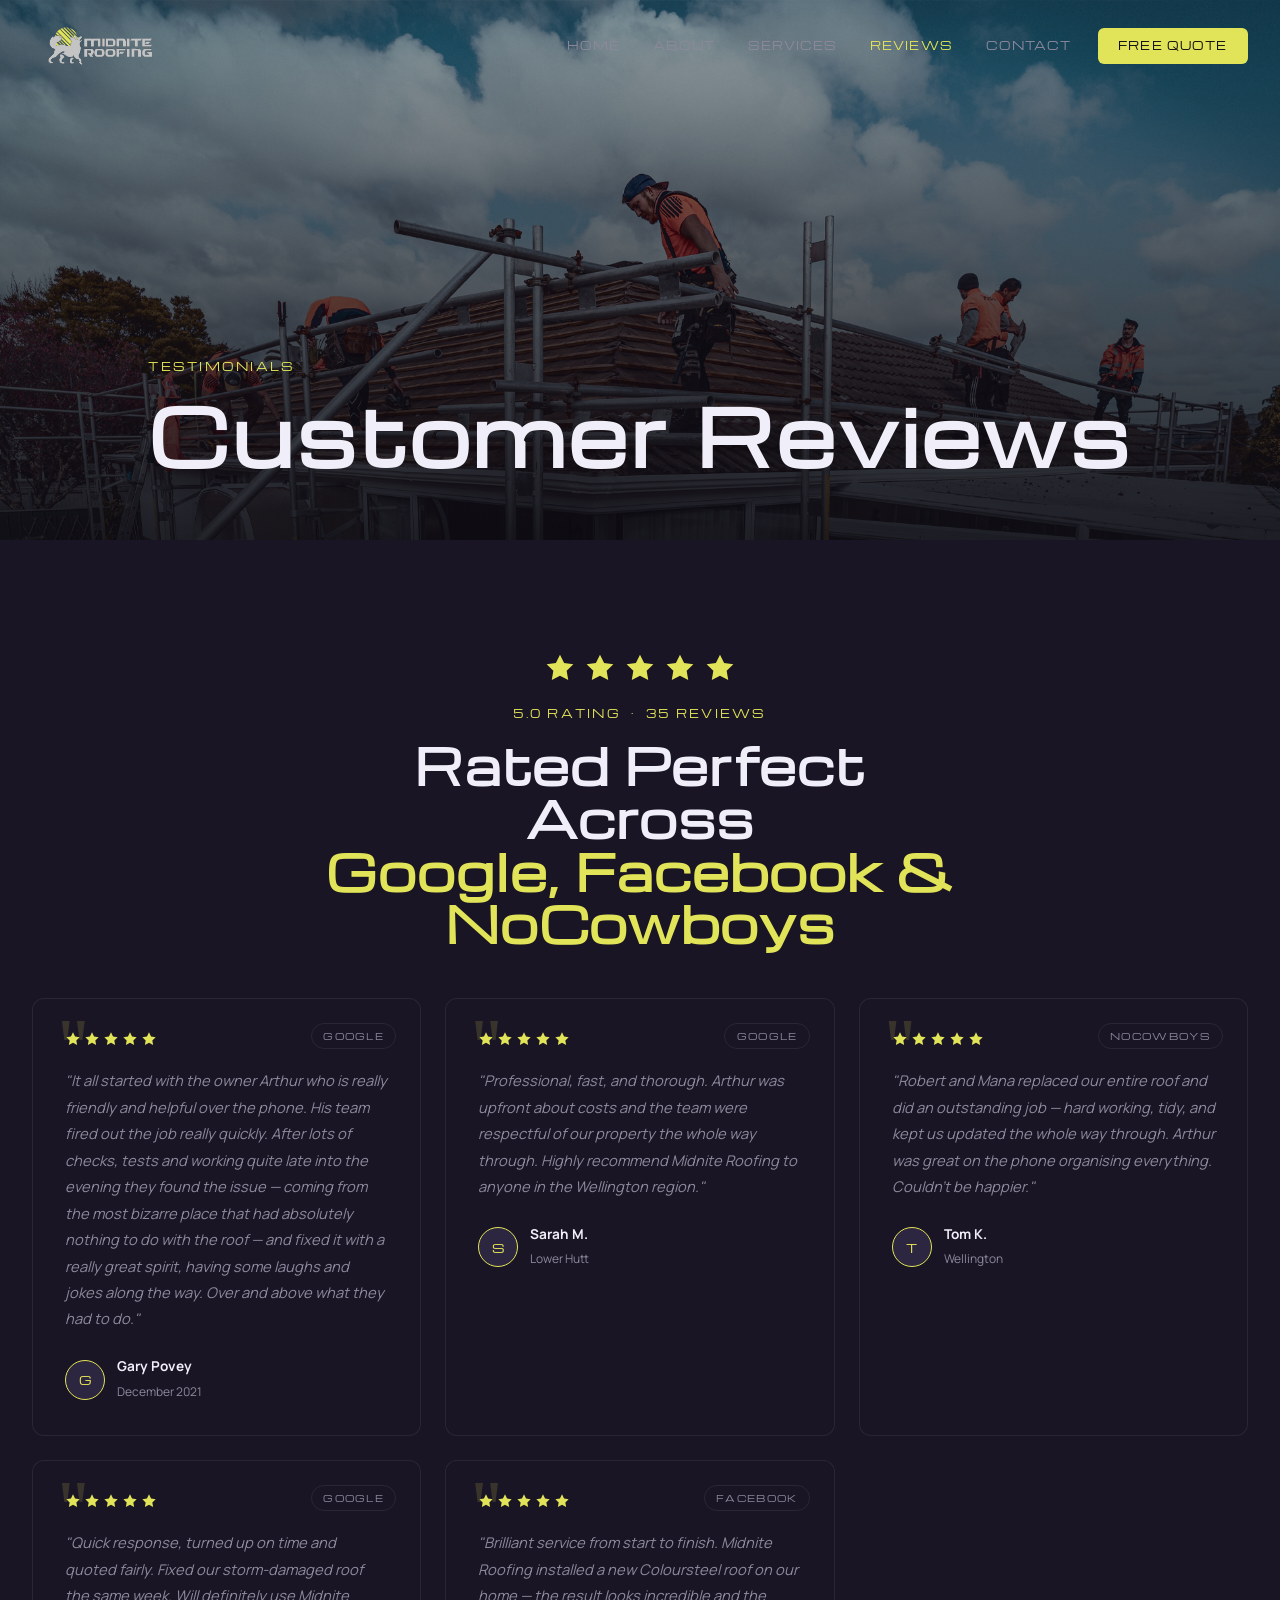
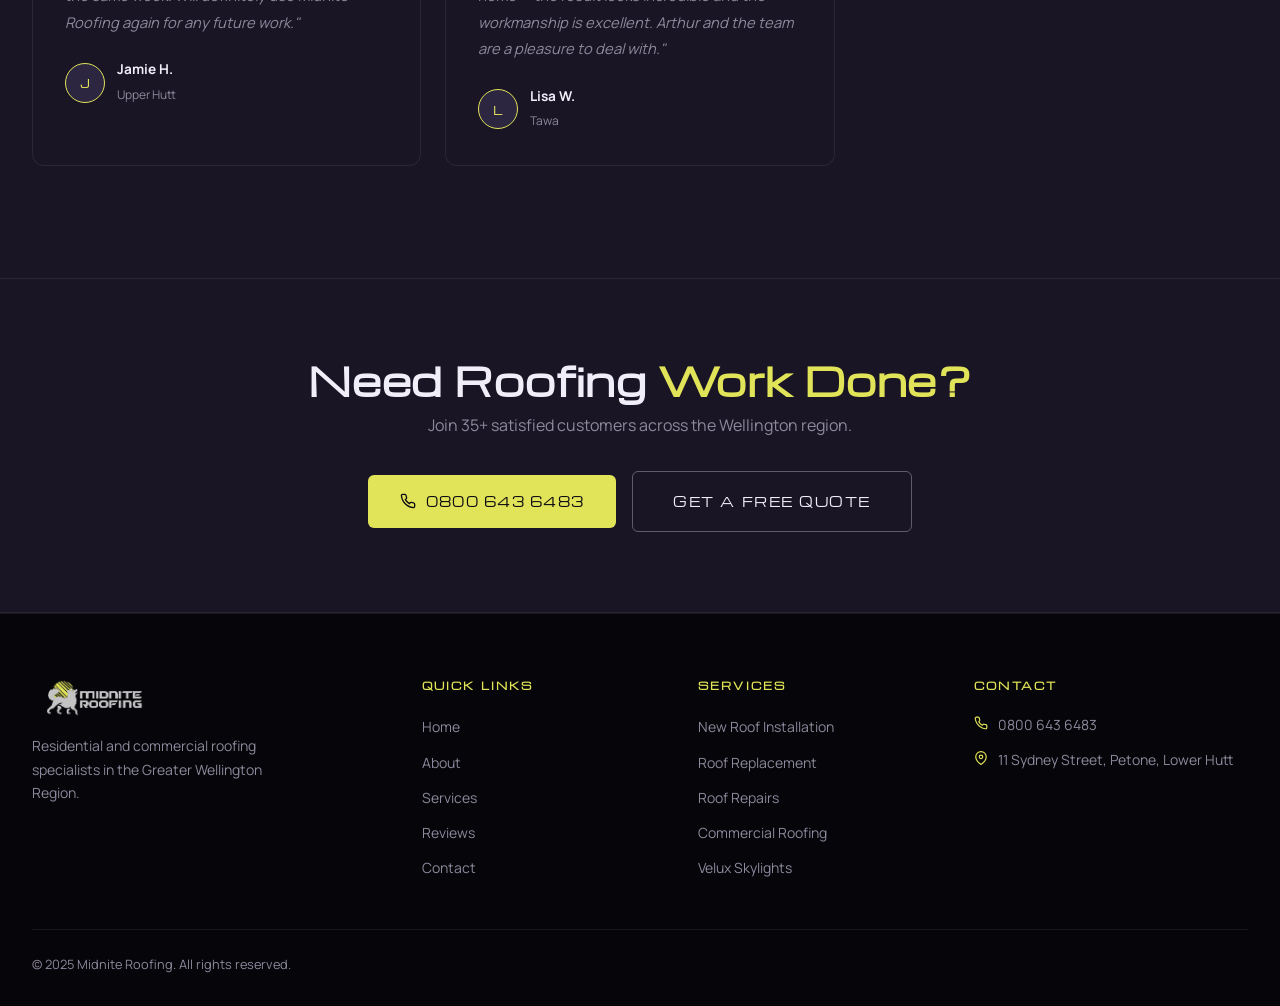
<file: reviews.html>
<!DOCTYPE html>
<html lang="en">
<head>
  <meta charset="UTF-8">
  <meta name="viewport" content="width=device-width, initial-scale=1.0">
  <title>Reviews | Midnite Roofing — 5★ Rated Wellington Roofers</title>
  <meta name="description" content="Read real customer reviews for Midnite Roofing. 5.0 star rating across 35 reviews on Google, Facebook and NoCowboys.">
  <link rel="stylesheet" href="styles.css">
</head>
<body>

  <a href="tel:08006436483" class="float-cta" id="floatCta">
    <svg width="16" height="16" viewBox="0 0 24 24" fill="none" stroke="currentColor" stroke-width="2.5"><path d="M22 16.92v3a2 2 0 01-2.18 2 19.79 19.79 0 01-8.63-3.07 19.5 19.5 0 01-6-6 19.79 19.79 0 01-3.07-8.67A2 2 0 014.11 2h3a2 2 0 012 1.72c.127.96.361 1.903.7 2.81a2 2 0 01-.45 2.11L8.09 9.91a16 16 0 006 6l1.27-1.27a2 2 0 012.11-.45c.907.339 1.85.573 2.81.7A2 2 0 0122 16.92z"/></svg>
    <span>0800 643 6483</span>
  </a>

  <header class="header" id="header">
    <div class="container">
      <div class="header-inner">
        <a href="index.html" class="logo"><img src="images/logo.png" alt="Midnite Roofing"></a>
        <nav class="nav" id="nav">
          <a href="index.html" class="nav-link">Home</a>
          <a href="about.html" class="nav-link">About</a>
          <a href="services.html" class="nav-link">Services</a>
          <a href="reviews.html" class="nav-link active">Reviews</a>
          <a href="contact.html" class="nav-link">Contact</a>
          <a href="contact.html" class="nav-cta">Free Quote</a>
        </nav>
        <button class="hamburger" id="hamburger" aria-label="Menu"><span></span><span></span><span></span></button>
      </div>
    </div>
  </header>

  <!-- Page Hero -->
  <section class="page-hero">
    <div class="page-hero-bg">
      <img src="images/hero.jpg" alt="Customer reviews">
    </div>
    <div class="container">
      <div class="page-hero-content">
        <div class="tag">Testimonials</div>
        <h1 class="page-hero-title">Customer Reviews</h1>
      </div>
    </div>
  </section>

  <!-- Rating Summary -->
  <section class="section section-dark">
    <div class="container">
      <div class="section-header reveal" style="margin-bottom:3rem;">
        <div style="display:flex;align-items:center;justify-content:center;gap:0.5rem;margin-bottom:1rem;">
          <svg width="32" height="32" viewBox="0 0 24 24" fill="#e1e458"><path d="M12 2l3.09 6.26L22 9.27l-5 4.87 1.18 6.88L12 17.77l-6.18 3.25L7 14.14 2 9.27l6.91-1.01L12 2z"/></svg>
          <svg width="32" height="32" viewBox="0 0 24 24" fill="#e1e458"><path d="M12 2l3.09 6.26L22 9.27l-5 4.87 1.18 6.88L12 17.77l-6.18 3.25L7 14.14 2 9.27l6.91-1.01L12 2z"/></svg>
          <svg width="32" height="32" viewBox="0 0 24 24" fill="#e1e458"><path d="M12 2l3.09 6.26L22 9.27l-5 4.87 1.18 6.88L12 17.77l-6.18 3.25L7 14.14 2 9.27l6.91-1.01L12 2z"/></svg>
          <svg width="32" height="32" viewBox="0 0 24 24" fill="#e1e458"><path d="M12 2l3.09 6.26L22 9.27l-5 4.87 1.18 6.88L12 17.77l-6.18 3.25L7 14.14 2 9.27l6.91-1.01L12 2z"/></svg>
          <svg width="32" height="32" viewBox="0 0 24 24" fill="#e1e458"><path d="M12 2l3.09 6.26L22 9.27l-5 4.87 1.18 6.88L12 17.77l-6.18 3.25L7 14.14 2 9.27l6.91-1.01L12 2z"/></svg>
        </div>
        <div class="tag">5.0 Rating &nbsp;·&nbsp; 35 Reviews</div>
        <h2 class="section-title">Rated Perfect Across<br><span>Google, Facebook &amp; NoCowboys</span></h2>
      </div>

      <div class="reviews-grid stagger">

        <div class="review-card">
          <span class="review-platform">Google</span>
          <div class="review-stars"><svg width="16" height="16" viewBox="0 0 24 24" fill="currentColor"><path d="M12 2l3.09 6.26L22 9.27l-5 4.87 1.18 6.88L12 17.77l-6.18 3.25L7 14.14 2 9.27l6.91-1.01L12 2z"/></svg><svg width="16" height="16" viewBox="0 0 24 24" fill="currentColor"><path d="M12 2l3.09 6.26L22 9.27l-5 4.87 1.18 6.88L12 17.77l-6.18 3.25L7 14.14 2 9.27l6.91-1.01L12 2z"/></svg><svg width="16" height="16" viewBox="0 0 24 24" fill="currentColor"><path d="M12 2l3.09 6.26L22 9.27l-5 4.87 1.18 6.88L12 17.77l-6.18 3.25L7 14.14 2 9.27l6.91-1.01L12 2z"/></svg><svg width="16" height="16" viewBox="0 0 24 24" fill="currentColor"><path d="M12 2l3.09 6.26L22 9.27l-5 4.87 1.18 6.88L12 17.77l-6.18 3.25L7 14.14 2 9.27l6.91-1.01L12 2z"/></svg><svg width="16" height="16" viewBox="0 0 24 24" fill="currentColor"><path d="M12 2l3.09 6.26L22 9.27l-5 4.87 1.18 6.88L12 17.77l-6.18 3.25L7 14.14 2 9.27l6.91-1.01L12 2z"/></svg></div>
          <p class="review-text">"It all started with the owner Arthur who is really friendly and helpful over the phone. His team fired out the job really quickly. After lots of checks, tests and working quite late into the evening they found the issue — coming from the most bizarre place that had absolutely nothing to do with the roof — and fixed it with a really great spirit, having some laughs and jokes along the way. Over and above what they had to do."</p>
          <div class="review-author"><div class="review-avatar">G</div><div><strong>Gary Povey</strong><span>December 2021</span></div></div>
        </div>

        <div class="review-card">
          <span class="review-platform">Google</span>
          <div class="review-stars"><svg width="16" height="16" viewBox="0 0 24 24" fill="currentColor"><path d="M12 2l3.09 6.26L22 9.27l-5 4.87 1.18 6.88L12 17.77l-6.18 3.25L7 14.14 2 9.27l6.91-1.01L12 2z"/></svg><svg width="16" height="16" viewBox="0 0 24 24" fill="currentColor"><path d="M12 2l3.09 6.26L22 9.27l-5 4.87 1.18 6.88L12 17.77l-6.18 3.25L7 14.14 2 9.27l6.91-1.01L12 2z"/></svg><svg width="16" height="16" viewBox="0 0 24 24" fill="currentColor"><path d="M12 2l3.09 6.26L22 9.27l-5 4.87 1.18 6.88L12 17.77l-6.18 3.25L7 14.14 2 9.27l6.91-1.01L12 2z"/></svg><svg width="16" height="16" viewBox="0 0 24 24" fill="currentColor"><path d="M12 2l3.09 6.26L22 9.27l-5 4.87 1.18 6.88L12 17.77l-6.18 3.25L7 14.14 2 9.27l6.91-1.01L12 2z"/></svg><svg width="16" height="16" viewBox="0 0 24 24" fill="currentColor"><path d="M12 2l3.09 6.26L22 9.27l-5 4.87 1.18 6.88L12 17.77l-6.18 3.25L7 14.14 2 9.27l6.91-1.01L12 2z"/></svg></div>
          <p class="review-text">"Professional, fast, and thorough. Arthur was upfront about costs and the team were respectful of our property the whole way through. Highly recommend Midnite Roofing to anyone in the Wellington region."</p>
          <div class="review-author"><div class="review-avatar">S</div><div><strong>Sarah M.</strong><span>Lower Hutt</span></div></div>
        </div>

        <div class="review-card">
          <span class="review-platform">NoCowboys</span>
          <div class="review-stars"><svg width="16" height="16" viewBox="0 0 24 24" fill="currentColor"><path d="M12 2l3.09 6.26L22 9.27l-5 4.87 1.18 6.88L12 17.77l-6.18 3.25L7 14.14 2 9.27l6.91-1.01L12 2z"/></svg><svg width="16" height="16" viewBox="0 0 24 24" fill="currentColor"><path d="M12 2l3.09 6.26L22 9.27l-5 4.87 1.18 6.88L12 17.77l-6.18 3.25L7 14.14 2 9.27l6.91-1.01L12 2z"/></svg><svg width="16" height="16" viewBox="0 0 24 24" fill="currentColor"><path d="M12 2l3.09 6.26L22 9.27l-5 4.87 1.18 6.88L12 17.77l-6.18 3.25L7 14.14 2 9.27l6.91-1.01L12 2z"/></svg><svg width="16" height="16" viewBox="0 0 24 24" fill="currentColor"><path d="M12 2l3.09 6.26L22 9.27l-5 4.87 1.18 6.88L12 17.77l-6.18 3.25L7 14.14 2 9.27l6.91-1.01L12 2z"/></svg><svg width="16" height="16" viewBox="0 0 24 24" fill="currentColor"><path d="M12 2l3.09 6.26L22 9.27l-5 4.87 1.18 6.88L12 17.77l-6.18 3.25L7 14.14 2 9.27l6.91-1.01L12 2z"/></svg></div>
          <p class="review-text">"Robert and Mana replaced our entire roof and did an outstanding job — hard working, tidy, and kept us updated the whole way through. Arthur was great on the phone organising everything. Couldn't be happier."</p>
          <div class="review-author"><div class="review-avatar">T</div><div><strong>Tom K.</strong><span>Wellington</span></div></div>
        </div>

        <div class="review-card">
          <span class="review-platform">Google</span>
          <div class="review-stars"><svg width="16" height="16" viewBox="0 0 24 24" fill="currentColor"><path d="M12 2l3.09 6.26L22 9.27l-5 4.87 1.18 6.88L12 17.77l-6.18 3.25L7 14.14 2 9.27l6.91-1.01L12 2z"/></svg><svg width="16" height="16" viewBox="0 0 24 24" fill="currentColor"><path d="M12 2l3.09 6.26L22 9.27l-5 4.87 1.18 6.88L12 17.77l-6.18 3.25L7 14.14 2 9.27l6.91-1.01L12 2z"/></svg><svg width="16" height="16" viewBox="0 0 24 24" fill="currentColor"><path d="M12 2l3.09 6.26L22 9.27l-5 4.87 1.18 6.88L12 17.77l-6.18 3.25L7 14.14 2 9.27l6.91-1.01L12 2z"/></svg><svg width="16" height="16" viewBox="0 0 24 24" fill="currentColor"><path d="M12 2l3.09 6.26L22 9.27l-5 4.87 1.18 6.88L12 17.77l-6.18 3.25L7 14.14 2 9.27l6.91-1.01L12 2z"/></svg><svg width="16" height="16" viewBox="0 0 24 24" fill="currentColor"><path d="M12 2l3.09 6.26L22 9.27l-5 4.87 1.18 6.88L12 17.77l-6.18 3.25L7 14.14 2 9.27l6.91-1.01L12 2z"/></svg></div>
          <p class="review-text">"Quick response, turned up on time and quoted fairly. Fixed our storm-damaged roof the same week. Will definitely use Midnite Roofing again for any future work."</p>
          <div class="review-author"><div class="review-avatar">J</div><div><strong>Jamie H.</strong><span>Upper Hutt</span></div></div>
        </div>

        <div class="review-card">
          <span class="review-platform">Facebook</span>
          <div class="review-stars"><svg width="16" height="16" viewBox="0 0 24 24" fill="currentColor"><path d="M12 2l3.09 6.26L22 9.27l-5 4.87 1.18 6.88L12 17.77l-6.18 3.25L7 14.14 2 9.27l6.91-1.01L12 2z"/></svg><svg width="16" height="16" viewBox="0 0 24 24" fill="currentColor"><path d="M12 2l3.09 6.26L22 9.27l-5 4.87 1.18 6.88L12 17.77l-6.18 3.25L7 14.14 2 9.27l6.91-1.01L12 2z"/></svg><svg width="16" height="16" viewBox="0 0 24 24" fill="currentColor"><path d="M12 2l3.09 6.26L22 9.27l-5 4.87 1.18 6.88L12 17.77l-6.18 3.25L7 14.14 2 9.27l6.91-1.01L12 2z"/></svg><svg width="16" height="16" viewBox="0 0 24 24" fill="currentColor"><path d="M12 2l3.09 6.26L22 9.27l-5 4.87 1.18 6.88L12 17.77l-6.18 3.25L7 14.14 2 9.27l6.91-1.01L12 2z"/></svg><svg width="16" height="16" viewBox="0 0 24 24" fill="currentColor"><path d="M12 2l3.09 6.26L22 9.27l-5 4.87 1.18 6.88L12 17.77l-6.18 3.25L7 14.14 2 9.27l6.91-1.01L12 2z"/></svg></div>
          <p class="review-text">"Brilliant service from start to finish. Midnite Roofing installed a new Coloursteel roof on our home — the result looks incredible and the workmanship is excellent. Arthur and the team are a pleasure to deal with."</p>
          <div class="review-author"><div class="review-avatar">L</div><div><strong>Lisa W.</strong><span>Tawa</span></div></div>
        </div>

        <div class="review-card">
          <span class="review-platform">Google</span>
          <div class="review-stars"><svg width="16" height="16" viewBox="0 0 24 24" fill="currentColor"><path d="M12 2l3.09 6.26L22 9.27l-5 4.87 1.18 6.88L12 17.77l-6.18 3.25L7 14.14 2 9.27l6.91-1.01L12 2z"/></svg><svg width="16" height="16" viewBox="0 0 24 24" fill="currentColor"><path d="M12 2l3.09 6.26L22 9.27l-5 4.87 1.18 6.88L12 17.77l-6.18 3.25L7 14.14 2 9.27l6.91-1.01L12 2z"/></svg><svg width="16" height="16" viewBox="0 0 24 24" fill="currentColor"><path d="M12 2l3.09 6.26L22 9.27l-5 4.87 1.18 6.88L12 17.77l-6.18 3.25L7 14.14 2 9.27l6.91-1.01L12 2z"/></svg><svg width="16" height="16" viewBox="0 0 24 24" fill="currentColor"><path d="M12 2l3.09 6.26L22 9.27l-5 4.87 1.18 6.88L12 17.77l-6.18 3.25L7 14.14 2 9.27l6.91-1.01L12 2z"/></svg><svg width="16" height="16" viewBox="0 0 24 24" fill="currentColor"><path d="M12 2l3.09 6.26L22 9.27l-5 4.87 1.18 6.88L12 17.77l-6.18 3.25L7 14.14 2 9.27l6.91-1.01L12 2z"/></svg></div>
          <p class="review-text">"Great communication and an excellent job. We had a persistent leak that two other roofers couldn't fix — Midnite found it in one visit. Thorough and professional. Five stars without hesitation."</p>
          <div class="review-author"><div class="review-avatar">M</div><div><strong>Mike P.</strong><span>Petone</span></div></div>
        </div>

      </div>
    </div>
  </section>

  <!-- CTA -->
  <section class="cta-banner">
    <div class="container">
      <h2>Need Roofing <span style="color:var(--accent)">Work Done?</span></h2>
      <p>Join 35+ satisfied customers across the Wellington region.</p>
      <div class="cta-banner-actions">
        <a href="tel:08006436483" class="btn-phone">
          <svg width="16" height="16" viewBox="0 0 24 24" fill="none" stroke="currentColor" stroke-width="2"><path d="M22 16.92v3a2 2 0 01-2.18 2 19.79 19.79 0 01-8.63-3.07 19.5 19.5 0 01-6-6 19.79 19.79 0 01-3.07-8.67A2 2 0 014.11 2h3a2 2 0 012 1.72c.127.96.361 1.903.7 2.81a2 2 0 01-.45 2.11L8.09 9.91a16 16 0 006 6l1.27-1.27a2 2 0 012.11-.45c.907.339 1.85.573 2.81.7A2 2 0 0122 16.92z"/></svg>
          0800 643 6483
        </a>
        <a href="contact.html" class="btn btn-outline btn-lg">Get a Free Quote</a>
      </div>
    </div>
  </section>

  <footer class="footer">
    <div class="container">
      <div class="footer-grid">
        <div><div class="footer-logo"><img src="images/logo.png" alt="Midnite Roofing"></div><p class="footer-desc">Residential and commercial roofing specialists in the Greater Wellington Region.</p></div>
        <div class="footer-col"><h5>Quick Links</h5><ul class="footer-links"><li><a href="index.html">Home</a></li><li><a href="about.html">About</a></li><li><a href="services.html">Services</a></li><li><a href="reviews.html">Reviews</a></li><li><a href="contact.html">Contact</a></li></ul></div>
        <div class="footer-col"><h5>Services</h5><ul class="footer-links"><li><a href="services.html">New Roof Installation</a></li><li><a href="services.html">Roof Replacement</a></li><li><a href="services.html">Roof Repairs</a></li><li><a href="services.html">Commercial Roofing</a></li><li><a href="services.html">Velux Skylights</a></li></ul></div>
        <div class="footer-col"><h5>Contact</h5><div class="footer-contact-items"><div class="footer-contact-item"><svg width="14" height="14" viewBox="0 0 24 24" fill="none" stroke="#e1e458" stroke-width="2"><path d="M22 16.92v3a2 2 0 01-2.18 2 19.79 19.79 0 01-8.63-3.07 19.5 19.5 0 01-6-6 19.79 19.79 0 01-3.07-8.67A2 2 0 014.11 2h3a2 2 0 012 1.72c.127.96.361 1.903.7 2.81a2 2 0 01-.45 2.11L8.09 9.91a16 16 0 006 6l1.27-1.27a2 2 0 012.11-.45c.907.339 1.85.573 2.81.7A2 2 0 0122 16.92z"/></svg><a href="tel:08006436483">0800 643 6483</a></div><div class="footer-contact-item"><svg width="14" height="14" viewBox="0 0 24 24" fill="none" stroke="#e1e458" stroke-width="2"><path d="M21 10c0 7-9 13-9 13s-9-6-9-13a9 9 0 0118 0z"/><circle cx="12" cy="10" r="3"/></svg><span>11 Sydney Street, Petone, Lower Hutt</span></div></div></div>
      </div>
      <div class="footer-bottom"><p>&copy; 2025 Midnite Roofing. All rights reserved.</p></div>
    </div>
  </footer>
  <script src="script.js"></script>
</body>
</html>
</file>
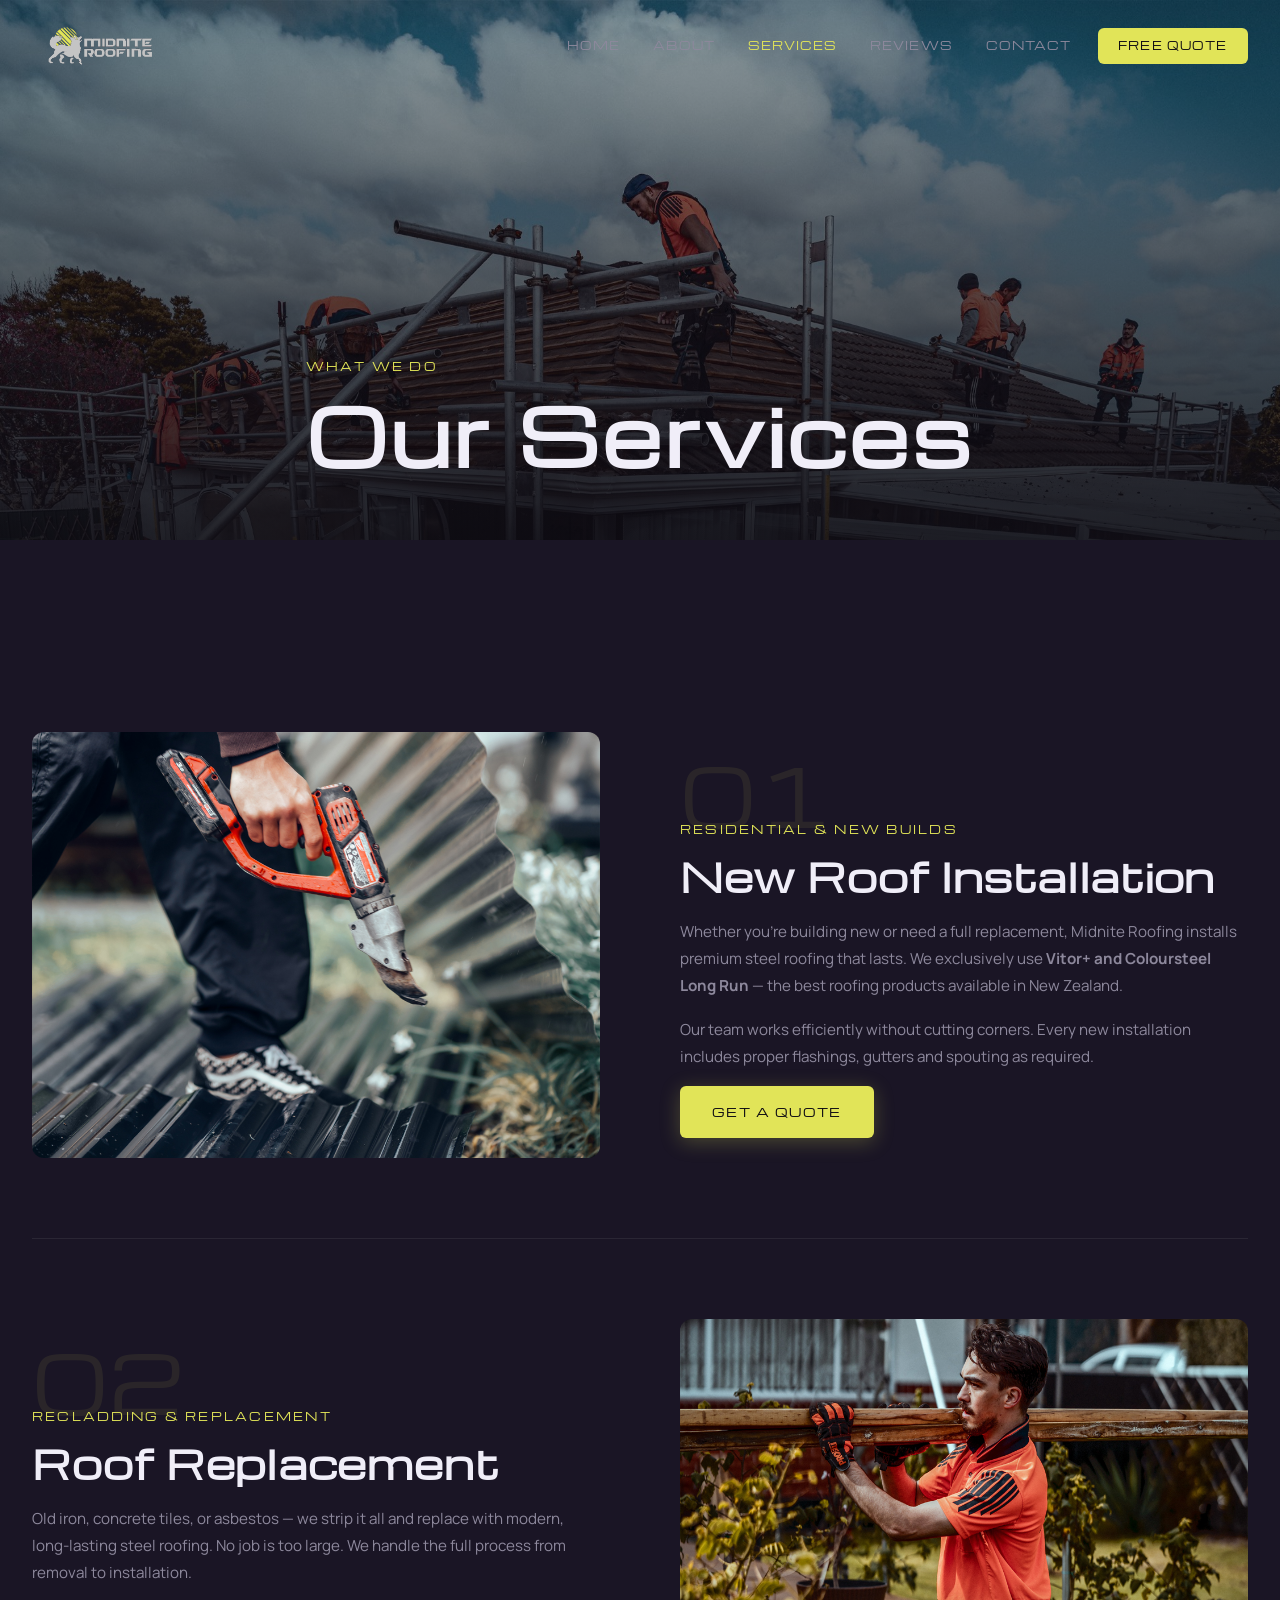
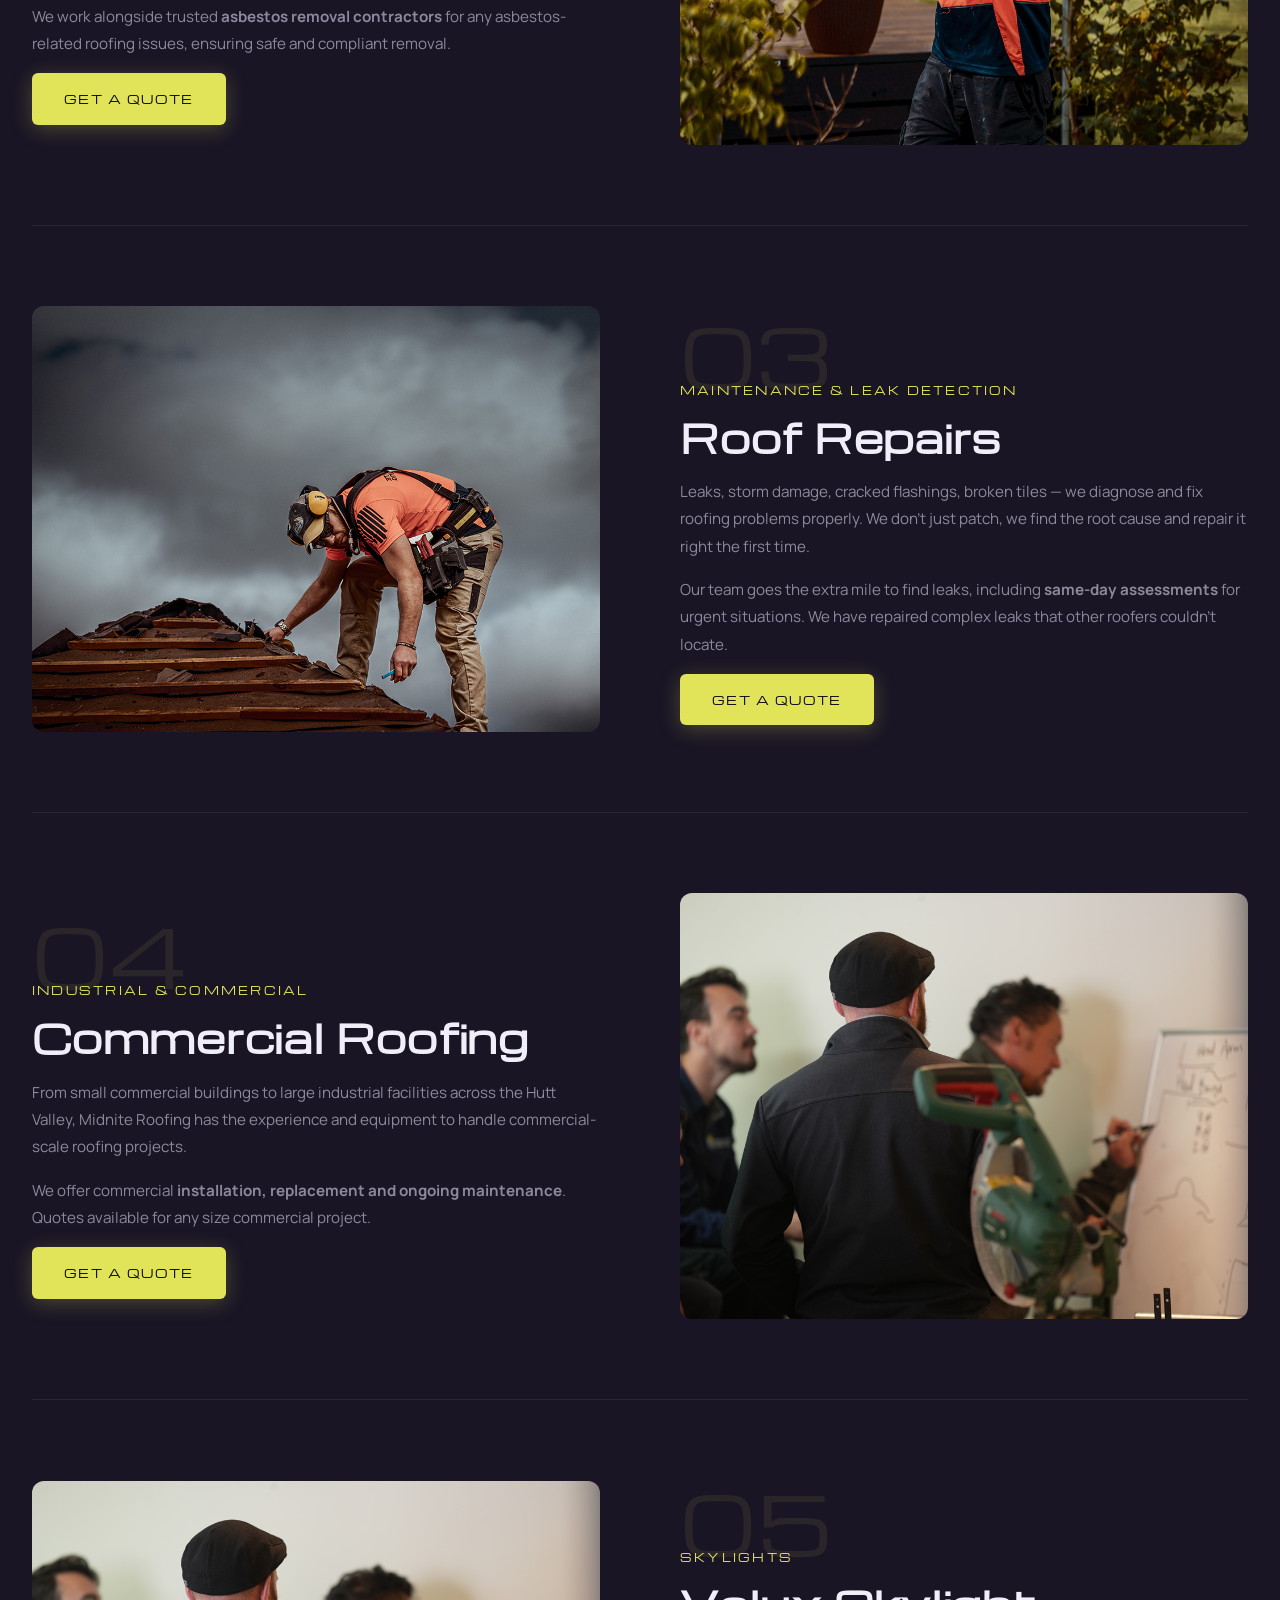
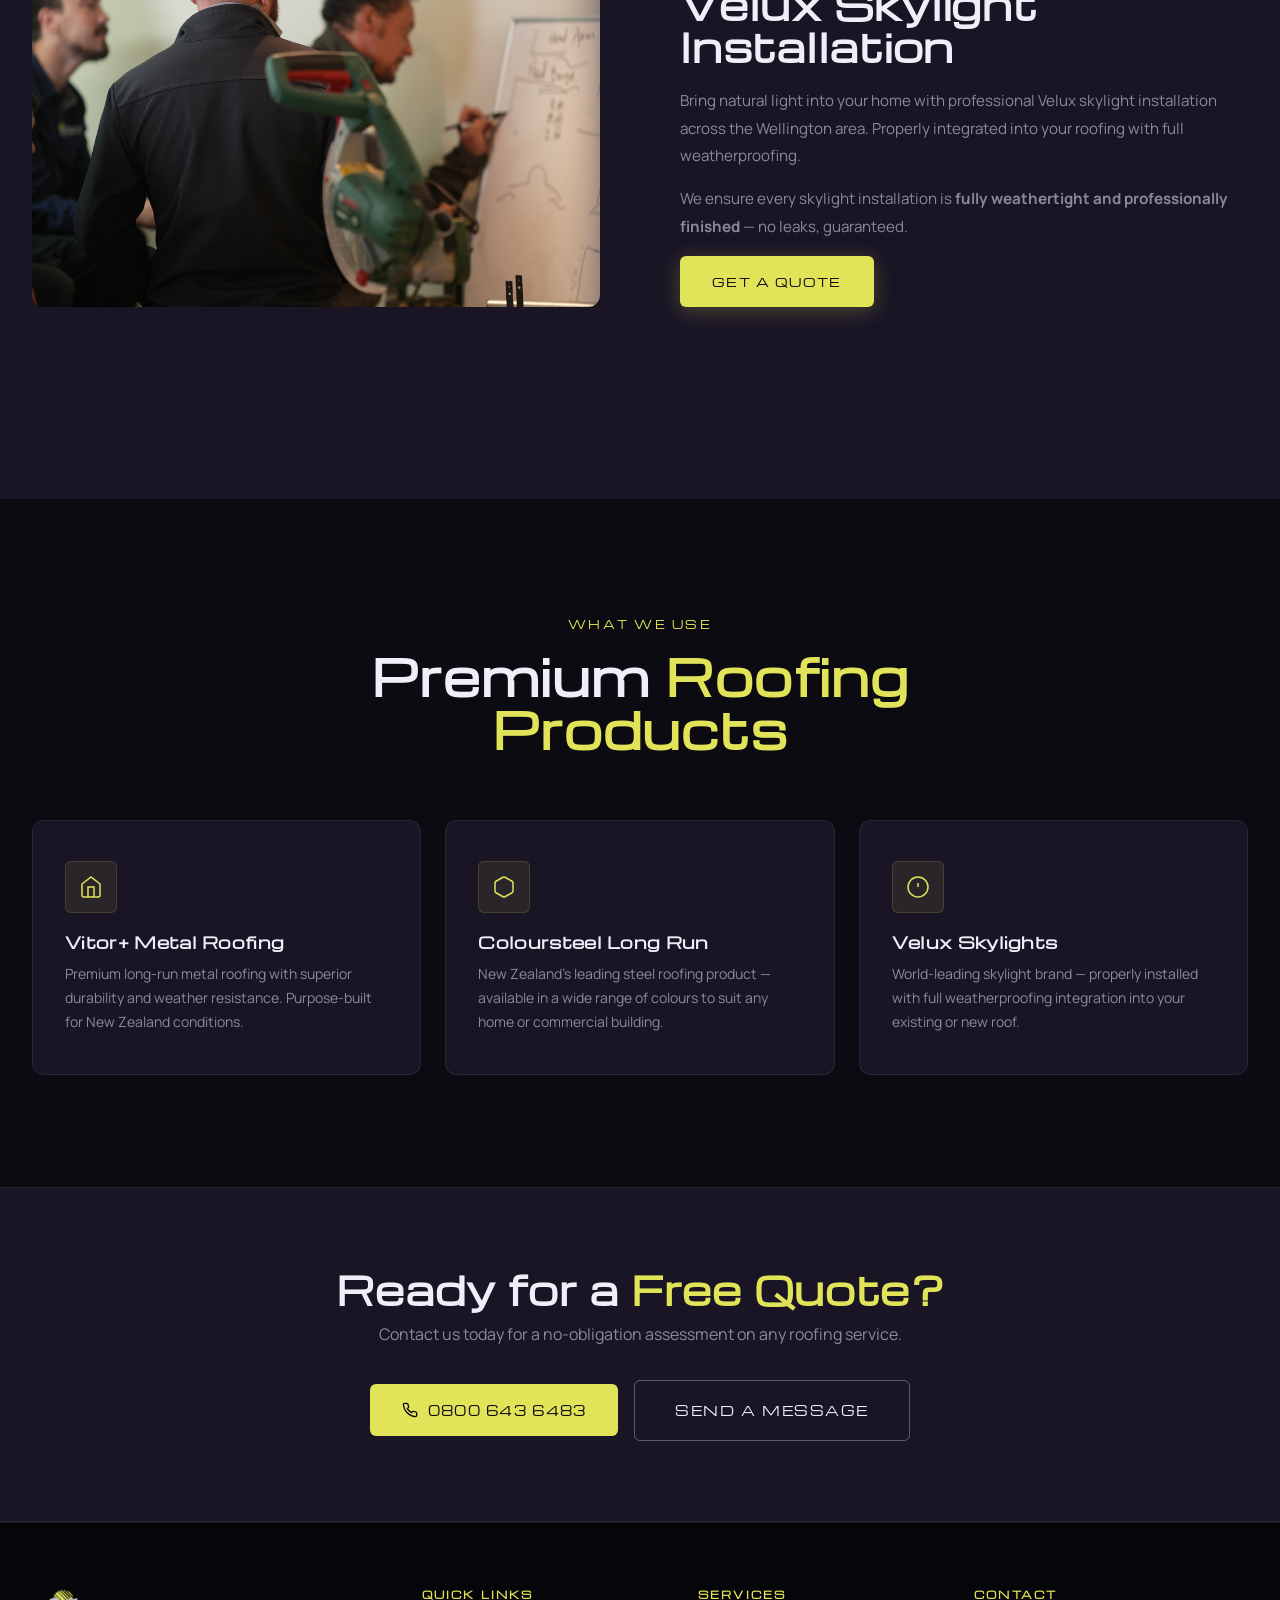
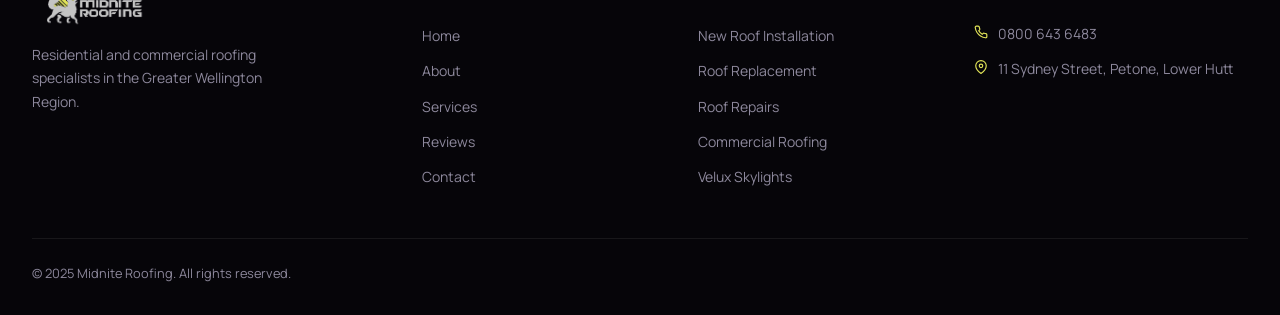
<file: services.html>
<!DOCTYPE html>
<html lang="en">
<head>
  <meta charset="UTF-8">
  <meta name="viewport" content="width=device-width, initial-scale=1.0">
  <title>Our Services | Midnite Roofing — Wellington Roofing Specialists</title>
  <meta name="description" content="New roof installation, roof replacement, roof repairs, commercial roofing and Velux skylight installation across Wellington, Lower Hutt and Tawa.">
  <link rel="stylesheet" href="styles.css">
</head>
<body>

  <a href="tel:08006436483" class="float-cta" id="floatCta">
    <svg width="16" height="16" viewBox="0 0 24 24" fill="none" stroke="currentColor" stroke-width="2.5"><path d="M22 16.92v3a2 2 0 01-2.18 2 19.79 19.79 0 01-8.63-3.07 19.5 19.5 0 01-6-6 19.79 19.79 0 01-3.07-8.67A2 2 0 014.11 2h3a2 2 0 012 1.72c.127.96.361 1.903.7 2.81a2 2 0 01-.45 2.11L8.09 9.91a16 16 0 006 6l1.27-1.27a2 2 0 012.11-.45c.907.339 1.85.573 2.81.7A2 2 0 0122 16.92z"/></svg>
    <span>0800 643 6483</span>
  </a>

  <header class="header" id="header">
    <div class="container">
      <div class="header-inner">
        <a href="index.html" class="logo"><img src="images/logo.png" alt="Midnite Roofing"></a>
        <nav class="nav" id="nav">
          <a href="index.html" class="nav-link">Home</a>
          <a href="about.html" class="nav-link">About</a>
          <a href="services.html" class="nav-link active">Services</a>
          <a href="reviews.html" class="nav-link">Reviews</a>
          <a href="contact.html" class="nav-link">Contact</a>
          <a href="contact.html" class="nav-cta">Free Quote</a>
        </nav>
        <button class="hamburger" id="hamburger" aria-label="Menu"><span></span><span></span><span></span></button>
      </div>
    </div>
  </header>

  <!-- Page Hero -->
  <section class="page-hero">
    <div class="page-hero-bg">
      <img src="images/hero2.jpg" alt="Midnite Roofing services">
    </div>
    <div class="container">
      <div class="page-hero-content">
        <div class="tag">What We Do</div>
        <h1 class="page-hero-title">Our Services</h1>
      </div>
    </div>
  </section>

  <!-- Services Detail -->
  <section class="section section-dark">
    <div class="container">

      <div class="service-detail reveal">
        <div class="service-detail-img">
          <img src="images/new-roofs.jpg" alt="New roof installation">
        </div>
        <div class="service-detail-text">
          <div class="service-num-lg">01</div>
          <div class="tag">Residential &amp; New Builds</div>
          <h2>New Roof Installation</h2>
          <p>Whether you're building new or need a full replacement, Midnite Roofing installs premium steel roofing that lasts. We exclusively use <strong>Vitor+ and Coloursteel Long Run</strong> — the best roofing products available in New Zealand.</p>
          <p>Our team works efficiently without cutting corners. Every new installation includes proper flashings, gutters and spouting as required.</p>
          <a href="contact.html" class="btn btn-yellow">Get a Quote</a>
        </div>
      </div>

      <div class="service-detail reverse reveal">
        <div class="service-detail-img">
          <img src="images/roof-replacement.jpg" alt="Roof replacement and recladding">
        </div>
        <div class="service-detail-text">
          <div class="service-num-lg">02</div>
          <div class="tag">Recladding &amp; Replacement</div>
          <h2>Roof Replacement</h2>
          <p>Old iron, concrete tiles, or asbestos — we strip it all and replace with modern, long-lasting steel roofing. No job is too large. We handle the full process from removal to installation.</p>
          <p>We work alongside trusted <strong>asbestos removal contractors</strong> for any asbestos-related roofing issues, ensuring safe and compliant removal.</p>
          <a href="contact.html" class="btn btn-yellow">Get a Quote</a>
        </div>
      </div>

      <div class="service-detail reveal">
        <div class="service-detail-img">
          <img src="images/repairs.jpg" alt="Roof repairs and leak detection">
        </div>
        <div class="service-detail-text">
          <div class="service-num-lg">03</div>
          <div class="tag">Maintenance &amp; Leak Detection</div>
          <h2>Roof Repairs</h2>
          <p>Leaks, storm damage, cracked flashings, broken tiles — we diagnose and fix roofing problems properly. We don't just patch, we find the root cause and repair it right the first time.</p>
          <p>Our team goes the extra mile to find leaks, including <strong>same-day assessments</strong> for urgent situations. We have repaired complex leaks that other roofers couldn't locate.</p>
          <a href="contact.html" class="btn btn-yellow">Get a Quote</a>
        </div>
      </div>

      <div class="service-detail reverse reveal">
        <div class="service-detail-img">
          <img src="images/commercial.jpg" alt="Commercial roofing Hutt Valley">
        </div>
        <div class="service-detail-text">
          <div class="service-num-lg">04</div>
          <div class="tag">Industrial &amp; Commercial</div>
          <h2>Commercial Roofing</h2>
          <p>From small commercial buildings to large industrial facilities across the Hutt Valley, Midnite Roofing has the experience and equipment to handle commercial-scale roofing projects.</p>
          <p>We offer commercial <strong>installation, replacement and ongoing maintenance</strong>. Quotes available for any size commercial project.</p>
          <a href="contact.html" class="btn btn-yellow">Get a Quote</a>
        </div>
      </div>

      <div class="service-detail reveal">
        <div class="service-detail-img">
          <img src="images/replacement.jpg" alt="Velux skylight installation Wellington">
        </div>
        <div class="service-detail-text">
          <div class="service-num-lg">05</div>
          <div class="tag">Skylights</div>
          <h2>Velux Skylight Installation</h2>
          <p>Bring natural light into your home with professional Velux skylight installation across the Wellington area. Properly integrated into your roofing with full weatherproofing.</p>
          <p>We ensure every skylight installation is <strong>fully weathertight and professionally finished</strong> — no leaks, guaranteed.</p>
          <a href="contact.html" class="btn btn-yellow">Get a Quote</a>
        </div>
      </div>

    </div>
  </section>

  <!-- Products -->
  <section class="section section-darker">
    <div class="container">
      <div class="section-header reveal">
        <div class="tag">What We Use</div>
        <h2 class="section-title">Premium <span>Roofing Products</span></h2>
      </div>
      <div class="values-grid stagger">
        <div class="value-card">
          <div class="value-icon">
            <svg viewBox="0 0 24 24" fill="none" stroke="#e1e458" stroke-width="1.5" width="24" height="24"><path d="M3 9l9-7 9 7v11a2 2 0 01-2 2H5a2 2 0 01-2-2z"/><polyline points="9,22 9,12 15,12 15,22"/></svg>
          </div>
          <h3>Vitor+ Metal Roofing</h3>
          <p>Premium long-run metal roofing with superior durability and weather resistance. Purpose-built for New Zealand conditions.</p>
        </div>
        <div class="value-card">
          <div class="value-icon">
            <svg viewBox="0 0 24 24" fill="none" stroke="#e1e458" stroke-width="1.5" width="24" height="24"><path d="M21 16V8a2 2 0 00-1-1.73l-7-4a2 2 0 00-2 0l-7 4A2 2 0 003 8v8a2 2 0 001 1.73l7 4a2 2 0 002 0l7-4A2 2 0 0021 16z"/></svg>
          </div>
          <h3>Coloursteel Long Run</h3>
          <p>New Zealand's leading steel roofing product — available in a wide range of colours to suit any home or commercial building.</p>
        </div>
        <div class="value-card">
          <div class="value-icon">
            <svg viewBox="0 0 24 24" fill="none" stroke="#e1e458" stroke-width="1.5" width="24" height="24"><circle cx="12" cy="12" r="10"/><line x1="12" y1="8" x2="12" y2="12"/><line x1="12" y1="16" x2="12.01" y2="16"/></svg>
          </div>
          <h3>Velux Skylights</h3>
          <p>World-leading skylight brand — properly installed with full weatherproofing integration into your existing or new roof.</p>
        </div>
      </div>
    </div>
  </section>

  <!-- CTA -->
  <section class="cta-banner">
    <div class="container">
      <h2>Ready for a <span style="color:var(--accent)">Free Quote?</span></h2>
      <p>Contact us today for a no-obligation assessment on any roofing service.</p>
      <div class="cta-banner-actions">
        <a href="tel:08006436483" class="btn-phone">
          <svg width="16" height="16" viewBox="0 0 24 24" fill="none" stroke="currentColor" stroke-width="2"><path d="M22 16.92v3a2 2 0 01-2.18 2 19.79 19.79 0 01-8.63-3.07 19.5 19.5 0 01-6-6 19.79 19.79 0 01-3.07-8.67A2 2 0 014.11 2h3a2 2 0 012 1.72c.127.96.361 1.903.7 2.81a2 2 0 01-.45 2.11L8.09 9.91a16 16 0 006 6l1.27-1.27a2 2 0 012.11-.45c.907.339 1.85.573 2.81.7A2 2 0 0122 16.92z"/></svg>
          0800 643 6483
        </a>
        <a href="contact.html" class="btn btn-outline btn-lg">Send a Message</a>
      </div>
    </div>
  </section>

  <footer class="footer">
    <div class="container">
      <div class="footer-grid">
        <div>
          <div class="footer-logo"><img src="images/logo.png" alt="Midnite Roofing"></div>
          <p class="footer-desc">Residential and commercial roofing specialists in the Greater Wellington Region.</p>
        </div>
        <div class="footer-col"><h5>Quick Links</h5><ul class="footer-links"><li><a href="index.html">Home</a></li><li><a href="about.html">About</a></li><li><a href="services.html">Services</a></li><li><a href="reviews.html">Reviews</a></li><li><a href="contact.html">Contact</a></li></ul></div>
        <div class="footer-col"><h5>Services</h5><ul class="footer-links"><li><a href="services.html">New Roof Installation</a></li><li><a href="services.html">Roof Replacement</a></li><li><a href="services.html">Roof Repairs</a></li><li><a href="services.html">Commercial Roofing</a></li><li><a href="services.html">Velux Skylights</a></li></ul></div>
        <div class="footer-col"><h5>Contact</h5><div class="footer-contact-items"><div class="footer-contact-item"><svg width="14" height="14" viewBox="0 0 24 24" fill="none" stroke="#e1e458" stroke-width="2"><path d="M22 16.92v3a2 2 0 01-2.18 2 19.79 19.79 0 01-8.63-3.07 19.5 19.5 0 01-6-6 19.79 19.79 0 01-3.07-8.67A2 2 0 014.11 2h3a2 2 0 012 1.72c.127.96.361 1.903.7 2.81a2 2 0 01-.45 2.11L8.09 9.91a16 16 0 006 6l1.27-1.27a2 2 0 012.11-.45c.907.339 1.85.573 2.81.7A2 2 0 0122 16.92z"/></svg><a href="tel:08006436483">0800 643 6483</a></div><div class="footer-contact-item"><svg width="14" height="14" viewBox="0 0 24 24" fill="none" stroke="#e1e458" stroke-width="2"><path d="M21 10c0 7-9 13-9 13s-9-6-9-13a9 9 0 0118 0z"/><circle cx="12" cy="10" r="3"/></svg><span>11 Sydney Street, Petone, Lower Hutt</span></div></div></div>
      </div>
      <div class="footer-bottom"><p>&copy; 2025 Midnite Roofing. All rights reserved.</p></div>
    </div>
  </footer>
  <script src="script.js"></script>
</body>
</html>
</file>
<file: styles.css>
/* ================================================
   MIDNITE ROOFING — PREMIUM DESIGN SYSTEM
   Dark · Visual-First · Wellington, NZ
   ================================================ */

@import url('https://fonts.googleapis.com/css2?family=Michroma&family=Manrope:wght@300;400;500;600;700;800&display=swap');

*, *::before, *::after { margin: 0; padding: 0; box-sizing: border-box; }

:root {
  --bg:          #0d0b12;
  --bg-2:        #1a1525;
  --bg-3:        #2d2640;
  --bg-4:        #3c3449;
  --accent:      #e1e458;
  --accent-dark: #c4c730;
  --accent-glow: rgba(225, 228, 88, 0.25);
  --text:        #f0eef8;
  --text-muted:  #8d889c;
  --border:      rgba(255, 255, 255, 0.07);
  --font-head:   'Michroma', 'Tahoma', monospace;
  --font-body:   'Manrope', system-ui, sans-serif;
  --ease:        cubic-bezier(0.16, 1, 0.3, 1);
  --transition:  0.4s var(--ease);
  --radius:      6px;
  --radius-lg:   12px;
  --shadow:      0 8px 40px rgba(0, 0, 0, 0.4);
  --shadow-glow: 0 0 40px rgba(225, 228, 88, 0.15);
}

html { scroll-behavior: smooth; -webkit-font-smoothing: antialiased; }

body {
  font-family: var(--font-body);
  background: var(--bg);
  color: var(--text);
  line-height: 1.6;
  overflow-x: hidden;
}

img { display: block; max-width: 100%; }
a { text-decoration: none; color: inherit; }
button { cursor: pointer; border: none; background: none; font-family: inherit; }

/* ============ TYPOGRAPHY ============ */
.tag {
  display: inline-block;
  font-family: var(--font-head);
  font-size: 0.7rem;
  letter-spacing: 0.2em;
  text-transform: uppercase;
  color: var(--accent);
  margin-bottom: 1rem;
}

h1, h2, h3 { font-family: var(--font-head); letter-spacing: 0.02em; line-height: 1.1; }

.section-title {
  font-size: clamp(2rem, 4vw, 3rem);
  color: var(--text);
  margin-bottom: 1.5rem;
}

.section-title span { color: var(--accent); }

/* ============ LAYOUT ============ */
.container {
  max-width: 1300px;
  margin: 0 auto;
  padding: 0 2rem;
}

.section { padding: 7rem 0; }
.section-dark { background: var(--bg-2); }
.section-darker { background: var(--bg); }

.section-header {
  text-align: center;
  max-width: 680px;
  margin: 0 auto 4rem;
}

/* ============ BUTTONS ============ */
.btn {
  display: inline-flex;
  align-items: center;
  gap: 0.6rem;
  font-family: var(--font-head);
  font-size: 0.75rem;
  letter-spacing: 0.12em;
  text-transform: uppercase;
  padding: 1rem 2rem;
  border-radius: var(--radius);
  transition: var(--transition);
  cursor: pointer;
  border: none;
}

.btn-yellow {
  background: var(--accent);
  color: var(--bg);
  box-shadow: 0 4px 20px var(--accent-glow);
}
.btn-yellow:hover { background: var(--accent-dark); transform: translateY(-2px); box-shadow: 0 8px 30px var(--accent-glow); }

.btn-outline {
  background: transparent;
  color: var(--text);
  border: 1.5px solid rgba(255,255,255,0.3);
}
.btn-outline:hover { border-color: var(--accent); color: var(--accent); transform: translateY(-2px); }

.btn-lg { padding: 1.2rem 2.5rem; font-size: 0.8rem; }

/* ============ HEADER ============ */
.header {
  position: fixed;
  top: 0; left: 0; right: 0;
  z-index: 1000;
  padding: 1.5rem 0;
  transition: background 0.5s ease, padding 0.4s ease, box-shadow 0.4s ease;
}

.header.scrolled {
  background: rgba(13, 11, 18, 0.96);
  backdrop-filter: blur(24px);
  -webkit-backdrop-filter: blur(24px);
  padding: 1rem 0;
  box-shadow: 0 1px 0 var(--border);
}

.header-inner {
  display: flex;
  align-items: center;
  justify-content: space-between;
  gap: 2rem;
}

/* Logo */
.logo {
  display: flex;
  align-items: center;
  gap: 0.75rem;
  flex-shrink: 0;
}
.logo img { height: 44px; width: auto; }
.logo-text-only .logo-name {
  font-family: var(--font-head);
  font-size: 1.1rem;
  letter-spacing: 0.1em;
  color: var(--text);
}
.logo-text-only .logo-sub {
  font-family: var(--font-body);
  font-size: 0.65rem;
  color: var(--accent);
  letter-spacing: 0.15em;
  text-transform: uppercase;
  display: block;
  margin-top: -2px;
}

/* Nav */
.nav { display: flex; align-items: center; gap: 0.25rem; }
.nav-link {
  font-family: var(--font-head);
  font-size: 0.68rem;
  letter-spacing: 0.1em;
  text-transform: uppercase;
  color: var(--text-muted);
  padding: 0.5rem 0.9rem;
  border-radius: var(--radius);
  transition: color 0.3s;
}
.nav-link:hover, .nav-link.active { color: var(--text); }
.nav-link.active { color: var(--accent); }

.nav-cta {
  font-family: var(--font-head);
  font-size: 0.68rem;
  letter-spacing: 0.1em;
  text-transform: uppercase;
  background: var(--accent);
  color: var(--bg);
  padding: 0.6rem 1.3rem;
  border-radius: var(--radius);
  margin-left: 0.5rem;
  transition: var(--transition);
}
.nav-cta:hover { background: var(--accent-dark); transform: translateY(-1px); }

.hamburger {
  display: none;
  flex-direction: column;
  gap: 5px;
  padding: 0.5rem;
  cursor: pointer;
}
.hamburger span {
  display: block;
  width: 24px;
  height: 2px;
  background: var(--text);
  border-radius: 2px;
  transition: var(--transition);
}
.hamburger.open span:nth-child(1) { transform: translateY(7px) rotate(45deg); }
.hamburger.open span:nth-child(2) { opacity: 0; }
.hamburger.open span:nth-child(3) { transform: translateY(-7px) rotate(-45deg); }

/* ============ HERO ============ */
.hero {
  position: relative;
  height: 100vh;
  min-height: 700px;
  display: flex;
  align-items: center;
  justify-content: center;
  overflow: hidden;
}

.hero-bg {
  position: absolute;
  inset: 0;
  z-index: 0;
}
.hero-bg img {
  width: 100%;
  height: 100%;
  object-fit: cover;
  animation: kenBurns 14s ease-in-out infinite alternate;
}
@keyframes kenBurns {
  from { transform: scale(1); }
  to   { transform: scale(1.06); }
}
.hero-overlay {
  position: absolute;
  inset: 0;
  background: linear-gradient(
    160deg,
    rgba(13,11,18,0.75) 0%,
    rgba(13,11,18,0.55) 50%,
    rgba(13,11,18,0.85) 100%
  );
}

.hero-content {
  position: relative;
  z-index: 1;
  text-align: center;
  max-width: 900px;
  padding: 0 2rem;
}

.hero-eyebrow {
  display: inline-flex;
  align-items: center;
  gap: 0.75rem;
  font-family: var(--font-head);
  font-size: 0.7rem;
  letter-spacing: 0.25em;
  text-transform: uppercase;
  color: var(--accent);
  margin-bottom: 1.5rem;
}
.hero-eyebrow::before, .hero-eyebrow::after {
  content: '';
  display: block;
  width: 32px;
  height: 1px;
  background: var(--accent);
  opacity: 0.6;
}

.hero-title {
  font-family: var(--font-head);
  font-size: clamp(3.5rem, 9vw, 8rem);
  line-height: 1;
  letter-spacing: 0.04em;
  color: var(--text);
  margin-bottom: 0.15em;
}
.hero-title .accent { color: var(--accent); }

.hero-sub {
  font-family: var(--font-body);
  font-size: clamp(1rem, 2vw, 1.2rem);
  color: rgba(240,238,248,0.7);
  font-weight: 300;
  letter-spacing: 0.05em;
  margin-bottom: 0.5rem;
}

.hero-areas {
  font-family: var(--font-head);
  font-size: 0.65rem;
  letter-spacing: 0.2em;
  text-transform: uppercase;
  color: var(--text-muted);
  margin-bottom: 2.5rem;
}

.hero-actions { display: flex; align-items: center; justify-content: center; gap: 1rem; flex-wrap: wrap; }

.hero-scroll {
  position: absolute;
  bottom: 2.5rem;
  left: 50%;
  transform: translateX(-50%);
  z-index: 1;
  display: flex;
  flex-direction: column;
  align-items: center;
  gap: 0.5rem;
  font-family: var(--font-head);
  font-size: 0.6rem;
  letter-spacing: 0.2em;
  text-transform: uppercase;
  color: var(--text-muted);
  animation: scrollBounce 2s ease-in-out infinite;
}
.hero-scroll svg { opacity: 0.5; }
@keyframes scrollBounce {
  0%, 100% { transform: translateX(-50%) translateY(0); }
  50%       { transform: translateX(-50%) translateY(6px); }
}

/* ============ TRUST BAR ============ */
.trust-bar {
  background: var(--bg-2);
  border-top: 1px solid var(--border);
  border-bottom: 1px solid var(--border);
  padding: 1rem 0;
}
.trust-bar-inner {
  display: flex;
  align-items: center;
  justify-content: center;
  gap: 2.5rem;
  flex-wrap: wrap;
}
.trust-item {
  display: flex;
  align-items: center;
  gap: 0.6rem;
  font-family: var(--font-head);
  font-size: 0.68rem;
  letter-spacing: 0.1em;
  text-transform: uppercase;
  color: var(--text-muted);
}
.trust-item svg { flex-shrink: 0; }
.trust-item strong { color: var(--accent); }
.trust-divider { width: 1px; height: 20px; background: var(--border); }

/* ============ SERVICES ============ */
.services-grid {
  display: grid;
  grid-template-columns: repeat(2, 1fr);
  gap: 1.5rem;
}

.service-card {
  position: relative;
  height: 480px;
  border-radius: var(--radius-lg);
  overflow: hidden;
  display: flex;
  align-items: flex-end;
  cursor: pointer;
  text-decoration: none;
}

.service-card-bg {
  position: absolute;
  inset: 0;
  z-index: 0;
}
.service-card-bg img {
  width: 100%;
  height: 100%;
  object-fit: cover;
  transition: transform 0.7s var(--ease);
}
.service-card:hover .service-card-bg img { transform: scale(1.06); }

.service-card-overlay {
  position: absolute;
  inset: 0;
  background: linear-gradient(
    to top,
    rgba(13,11,18,0.95) 0%,
    rgba(13,11,18,0.4) 50%,
    rgba(13,11,18,0.1) 100%
  );
  z-index: 1;
  transition: opacity 0.4s;
}
.service-card:hover .service-card-overlay { opacity: 0.85; }

.service-card-content {
  position: relative;
  z-index: 2;
  padding: 2rem;
  width: 100%;
}
.service-num {
  font-family: var(--font-head);
  font-size: 0.65rem;
  letter-spacing: 0.2em;
  color: var(--accent);
  margin-bottom: 0.5rem;
}
.service-card-title {
  font-family: var(--font-head);
  font-size: clamp(1.2rem, 2.5vw, 1.6rem);
  color: var(--text);
  margin-bottom: 0.75rem;
  line-height: 1.2;
}
.service-card-desc {
  font-size: 0.9rem;
  color: rgba(240,238,248,0.65);
  max-width: 320px;
  transform: translateY(10px);
  opacity: 0;
  transition: all 0.4s var(--ease);
  margin-bottom: 1rem;
}
.service-card:hover .service-card-desc { transform: translateY(0); opacity: 1; }

.service-card-arrow {
  position: absolute;
  top: 1.5rem;
  right: 1.5rem;
  z-index: 2;
  width: 44px;
  height: 44px;
  border-radius: 50%;
  border: 1.5px solid rgba(255,255,255,0.2);
  display: flex;
  align-items: center;
  justify-content: center;
  transition: var(--transition);
}
.service-card-arrow svg { width: 18px; height: 18px; stroke: var(--text); transition: stroke 0.3s; }
.service-card:hover .service-card-arrow { background: var(--accent); border-color: var(--accent); }
.service-card:hover .service-card-arrow svg { stroke: var(--bg); }

/* ============ STATS ============ */
.stats-section {
  position: relative;
  padding: 6rem 0;
  overflow: hidden;
}
.stats-bg {
  position: absolute;
  inset: 0;
  z-index: 0;
}
.stats-bg img {
  width: 100%;
  height: 100%;
  object-fit: cover;
  filter: brightness(0.2) saturate(0.3);
}
.stats-overlay {
  position: absolute;
  inset: 0;
  background: linear-gradient(135deg, rgba(13,11,18,0.9) 0%, rgba(30,24,43,0.85) 100%);
}
.stats-grid {
  position: relative;
  z-index: 1;
  display: grid;
  grid-template-columns: repeat(4, 1fr);
  gap: 2rem;
  text-align: center;
}
.stat { padding: 2rem; }
.stat-value {
  font-family: var(--font-head);
  font-size: clamp(2.5rem, 5vw, 4rem);
  color: var(--accent);
  line-height: 1;
  margin-bottom: 0.5rem;
  display: block;
}
.stat-label {
  font-size: 0.75rem;
  font-family: var(--font-head);
  letter-spacing: 0.15em;
  text-transform: uppercase;
  color: var(--text-muted);
}
.stats-divider {
  width: 1px;
  background: var(--border);
  align-self: stretch;
  margin: 2rem 0;
}

/* ============ ABOUT SPLIT ============ */
.about-split {
  display: grid;
  grid-template-columns: 1fr 1fr;
  min-height: 600px;
  border-radius: var(--radius-lg);
  overflow: hidden;
}
.about-image {
  position: relative;
  overflow: hidden;
}
.about-image img {
  width: 100%;
  height: 100%;
  object-fit: cover;
}
.about-content {
  background: var(--bg-2);
  padding: 5rem 4rem;
  display: flex;
  flex-direction: column;
  justify-content: center;
}
.about-content p {
  color: var(--text-muted);
  margin-bottom: 1.25rem;
  font-size: 1rem;
  line-height: 1.8;
}
.about-features {
  display: flex;
  flex-direction: column;
  gap: 0.75rem;
  margin: 2rem 0 2.5rem;
}
.about-feature {
  display: flex;
  align-items: center;
  gap: 0.75rem;
  font-size: 0.9rem;
  color: var(--text-muted);
}
.about-feature-dot {
  width: 6px;
  height: 6px;
  border-radius: 50%;
  background: var(--accent);
  flex-shrink: 0;
}

/* ============ GALLERY ============ */
.gallery-grid {
  display: grid;
  grid-template-columns: repeat(3, 1fr);
  grid-auto-rows: 280px;
  gap: 1rem;
}
.gallery-item {
  position: relative;
  border-radius: var(--radius);
  overflow: hidden;
  cursor: pointer;
}
.gallery-item:nth-child(1) { grid-column: span 2; }
.gallery-item:nth-child(5) { grid-column: span 2; }

.gallery-item img {
  width: 100%;
  height: 100%;
  object-fit: cover;
  transition: transform 0.6s var(--ease);
}
.gallery-item:hover img { transform: scale(1.05); }

.gallery-item-overlay {
  position: absolute;
  inset: 0;
  background: rgba(13,11,18,0.5);
  opacity: 0;
  transition: opacity 0.4s;
  display: flex;
  align-items: center;
  justify-content: center;
}
.gallery-item:hover .gallery-item-overlay { opacity: 1; }
.gallery-item-label {
  font-family: var(--font-head);
  font-size: 0.7rem;
  letter-spacing: 0.2em;
  text-transform: uppercase;
  color: var(--accent);
  border: 1px solid var(--accent);
  padding: 0.6rem 1.2rem;
  border-radius: var(--radius);
}

/* ============ REVIEWS ============ */
.reviews-grid {
  display: grid;
  grid-template-columns: repeat(3, 1fr);
  gap: 1.5rem;
}
.review-card {
  background: var(--bg-2);
  border: 1px solid var(--border);
  border-radius: var(--radius-lg);
  padding: 2rem;
  position: relative;
  transition: transform 0.3s, border-color 0.3s;
}
.review-card:hover { transform: translateY(-4px); border-color: rgba(225,228,88,0.2); }
.review-card::before {
  content: '"';
  font-family: Georgia, serif;
  font-size: 5rem;
  color: var(--accent);
  opacity: 0.15;
  position: absolute;
  top: 0.5rem;
  left: 1.5rem;
  line-height: 1;
}
.review-stars {
  display: flex;
  gap: 3px;
  margin-bottom: 1.25rem;
}
.review-stars svg { color: var(--accent); }
.review-text {
  font-size: 0.92rem;
  color: var(--text-muted);
  line-height: 1.8;
  margin-bottom: 1.5rem;
  font-style: italic;
}
.review-author {
  display: flex;
  align-items: center;
  gap: 0.75rem;
}
.review-avatar {
  width: 40px;
  height: 40px;
  border-radius: 50%;
  background: var(--bg-3);
  border: 1.5px solid var(--accent);
  display: flex;
  align-items: center;
  justify-content: center;
  font-family: var(--font-head);
  font-size: 0.75rem;
  color: var(--accent);
  flex-shrink: 0;
}
.review-author strong { font-size: 0.85rem; color: var(--text); display: block; }
.review-author span { font-size: 0.75rem; color: var(--text-muted); }

/* Platform badge */
.review-platform {
  position: absolute;
  top: 1.5rem;
  right: 1.5rem;
  font-family: var(--font-head);
  font-size: 0.55rem;
  letter-spacing: 0.15em;
  text-transform: uppercase;
  color: var(--text-muted);
  border: 1px solid var(--border);
  border-radius: 20px;
  padding: 0.3rem 0.7rem;
}

/* ============ AREAS ============ */
.areas-section { background: var(--bg-2); }
.areas-columns {
  display: grid;
  grid-template-columns: repeat(3, 1fr);
  gap: 2rem;
}
.area-group h4 {
  font-family: var(--font-head);
  font-size: 0.75rem;
  letter-spacing: 0.15em;
  text-transform: uppercase;
  color: var(--accent);
  margin-bottom: 1.25rem;
  padding-bottom: 0.75rem;
  border-bottom: 1px solid var(--border);
}
.area-list { list-style: none; display: flex; flex-direction: column; gap: 0.6rem; }
.area-list li {
  display: flex;
  align-items: center;
  gap: 0.6rem;
  font-size: 0.9rem;
  color: var(--text-muted);
}
.area-list li::before {
  content: '';
  width: 4px;
  height: 4px;
  border-radius: 50%;
  background: var(--accent);
  flex-shrink: 0;
}

/* ============ CTA CINEMATIC ============ */
.cta-section {
  position: relative;
  padding: 8rem 0;
  text-align: center;
  overflow: hidden;
}
.cta-bg {
  position: absolute;
  inset: 0;
  z-index: 0;
}
.cta-bg img {
  width: 100%;
  height: 100%;
  object-fit: cover;
  filter: brightness(0.25) saturate(0.5);
}
.cta-overlay {
  position: absolute;
  inset: 0;
  background: linear-gradient(to bottom, rgba(13,11,18,0.6), rgba(13,11,18,0.85));
}
.cta-content {
  position: relative;
  z-index: 1;
}
.cta-content h2 {
  font-family: var(--font-head);
  font-size: clamp(2rem, 5vw, 4rem);
  color: var(--text);
  margin-bottom: 0.5rem;
}
.cta-content h2 span { color: var(--accent); }
.cta-phone {
  font-family: var(--font-head);
  font-size: clamp(2rem, 5vw, 4.5rem);
  color: var(--accent);
  letter-spacing: 0.05em;
  display: block;
  margin: 1rem 0 2rem;
  transition: opacity 0.3s;
}
.cta-phone:hover { opacity: 0.8; }
.cta-sub {
  font-size: 0.9rem;
  color: var(--text-muted);
  margin-bottom: 2.5rem;
  letter-spacing: 0.05em;
}
.cta-actions { display: flex; align-items: center; justify-content: center; gap: 1rem; flex-wrap: wrap; }

/* ============ FOOTER ============ */
.footer {
  background: rgba(0,0,0,0.5);
  border-top: 1px solid var(--border);
  padding: 4rem 0 2rem;
}
.footer-grid {
  display: grid;
  grid-template-columns: 1.5fr 1fr 1fr 1.2fr;
  gap: 3rem;
  margin-bottom: 3rem;
}
.footer-logo img { height: 40px; margin-bottom: 1rem; }
.footer-desc { font-size: 0.875rem; color: var(--text-muted); line-height: 1.7; max-width: 240px; }

.footer-col h5 {
  font-family: var(--font-head);
  font-size: 0.65rem;
  letter-spacing: 0.2em;
  text-transform: uppercase;
  color: var(--accent);
  margin-bottom: 1.25rem;
}
.footer-links { list-style: none; display: flex; flex-direction: column; gap: 0.6rem; }
.footer-links a { font-size: 0.875rem; color: var(--text-muted); transition: color 0.3s; }
.footer-links a:hover { color: var(--text); }

.footer-contact-items { display: flex; flex-direction: column; gap: 0.75rem; }
.footer-contact-item { display: flex; align-items: flex-start; gap: 0.6rem; font-size: 0.875rem; color: var(--text-muted); }
.footer-contact-item svg { flex-shrink: 0; margin-top: 2px; }
.footer-contact-item a { color: var(--text-muted); transition: color 0.3s; }
.footer-contact-item a:hover { color: var(--accent); }

.footer-bottom {
  border-top: 1px solid var(--border);
  padding-top: 1.5rem;
  display: flex;
  align-items: center;
  justify-content: space-between;
  gap: 1rem;
  flex-wrap: wrap;
}
.footer-bottom p { font-size: 0.8rem; color: var(--text-muted); }
.footer-bottom a { font-size: 0.8rem; color: var(--text-muted); transition: color 0.3s; }
.footer-bottom a:hover { color: var(--accent); }

/* ============ FLOATING BUTTON ============ */
.float-cta {
  position: fixed;
  bottom: 2rem;
  right: 2rem;
  z-index: 900;
  background: var(--accent);
  color: var(--bg);
  border-radius: 50px;
  padding: 0.9rem 1.5rem;
  display: flex;
  align-items: center;
  gap: 0.6rem;
  font-family: var(--font-head);
  font-size: 0.7rem;
  letter-spacing: 0.1em;
  text-transform: uppercase;
  box-shadow: 0 4px 24px var(--accent-glow), 0 2px 8px rgba(0,0,0,0.3);
  transition: var(--transition);
  opacity: 0;
  transform: translateY(20px);
}
.float-cta.visible { opacity: 1; transform: translateY(0); }
.float-cta:hover { background: var(--accent-dark); transform: translateY(-3px); box-shadow: 0 8px 32px var(--accent-glow); }

/* ============ PAGE HERO (inner pages) ============ */
.page-hero {
  position: relative;
  height: 60vh;
  min-height: 400px;
  display: flex;
  align-items: flex-end;
  padding-bottom: 4rem;
  overflow: hidden;
}
.page-hero-bg {
  position: absolute;
  inset: 0;
}
.page-hero-bg img {
  width: 100%;
  height: 100%;
  object-fit: cover;
}
.page-hero-bg::after {
  content: '';
  position: absolute;
  inset: 0;
  background: linear-gradient(to top, rgba(13,11,18,0.9) 0%, rgba(13,11,18,0.4) 100%);
}
.page-hero-content {
  position: relative;
  z-index: 1;
  width: 100%;
}
.page-hero-title {
  font-family: var(--font-head);
  font-size: clamp(2.5rem, 6vw, 5rem);
  color: var(--text);
  letter-spacing: 0.04em;
}

/* ============ SERVICE DETAIL (services page) ============ */
.service-detail {
  display: grid;
  grid-template-columns: 1fr 1fr;
  gap: 5rem;
  align-items: center;
  padding: 5rem 0;
  border-bottom: 1px solid var(--border);
}
.service-detail:last-child { border-bottom: none; }
.service-detail.reverse { direction: rtl; }
.service-detail.reverse > * { direction: ltr; }
.service-detail-img {
  border-radius: var(--radius-lg);
  overflow: hidden;
  aspect-ratio: 4/3;
}
.service-detail-img img { width: 100%; height: 100%; object-fit: cover; }
.service-num-lg {
  font-family: var(--font-head);
  font-size: 5rem;
  color: var(--accent);
  opacity: 0.08;
  line-height: 1;
  margin-bottom: -1rem;
}
.service-detail-text h2 {
  font-size: clamp(1.5rem, 3vw, 2.5rem);
  margin-bottom: 1.25rem;
}
.service-detail-text p {
  color: var(--text-muted);
  margin-bottom: 1rem;
  font-size: 0.95rem;
  line-height: 1.8;
}

/* ============ TEAM CARD ============ */
.team-card {
  background: var(--bg-2);
  border: 1px solid var(--border);
  border-radius: var(--radius-lg);
  padding: 3rem;
  text-align: center;
  max-width: 500px;
  margin: 0 auto;
}
.team-avatar {
  width: 80px;
  height: 80px;
  border-radius: 50%;
  background: var(--bg-3);
  border: 2px solid var(--accent);
  display: flex;
  align-items: center;
  justify-content: center;
  font-family: var(--font-head);
  font-size: 1.5rem;
  color: var(--accent);
  margin: 0 auto 1.5rem;
}
.team-card h3 { font-size: 1.5rem; margin-bottom: 0.25rem; }
.team-role { font-size: 0.8rem; color: var(--accent); font-family: var(--font-head); letter-spacing: 0.1em; text-transform: uppercase; margin-bottom: 1rem; }
.team-bio { font-size: 0.9rem; color: var(--text-muted); line-height: 1.8; }

/* ============ CONTACT FORM ============ */
.contact-grid {
  display: grid;
  grid-template-columns: 1fr 1.3fr;
  gap: 5rem;
  align-items: start;
}
.contact-info h2 { font-size: 2rem; margin-bottom: 1rem; }
.contact-info > p { color: var(--text-muted); margin-bottom: 2rem; }
.contact-method {
  display: flex;
  align-items: flex-start;
  gap: 1rem;
  padding: 1.25rem 0;
  border-bottom: 1px solid var(--border);
}
.contact-method:last-of-type { border-bottom: none; }
.contact-method-icon {
  width: 44px;
  height: 44px;
  border-radius: var(--radius);
  background: var(--bg-3);
  border: 1px solid var(--border);
  display: flex;
  align-items: center;
  justify-content: center;
  flex-shrink: 0;
}
.contact-method h4 { font-size: 0.75rem; font-family: var(--font-head); letter-spacing: 0.1em; text-transform: uppercase; color: var(--accent); margin-bottom: 0.25rem; }
.contact-method p, .contact-method a { font-size: 0.95rem; color: var(--text-muted); }
.contact-method a:hover { color: var(--accent); }

.contact-form-wrap { background: var(--bg-2); border: 1px solid var(--border); border-radius: var(--radius-lg); padding: 2.5rem; }
.contact-form-wrap h2 { font-size: 1.5rem; margin-bottom: 2rem; }
.form-group { margin-bottom: 1.25rem; }
.form-row { display: grid; grid-template-columns: 1fr 1fr; gap: 1rem; }
.form-group label { display: block; font-size: 0.75rem; font-family: var(--font-head); letter-spacing: 0.1em; text-transform: uppercase; color: var(--text-muted); margin-bottom: 0.5rem; }
.form-group input,
.form-group textarea,
.form-group select {
  width: 100%;
  background: var(--bg);
  border: 1px solid var(--border);
  border-radius: var(--radius);
  padding: 0.85rem 1rem;
  color: var(--text);
  font-family: var(--font-body);
  font-size: 0.9rem;
  transition: border-color 0.3s;
  outline: none;
  appearance: none;
}
.form-group input:focus,
.form-group textarea:focus,
.form-group select:focus { border-color: var(--accent); }
.form-group textarea { resize: vertical; min-height: 120px; }
.form-group select option { background: var(--bg-2); }
.btn-full { width: 100%; justify-content: center; }

/* ============ VALUES GRID ============ */
.values-grid {
  display: grid;
  grid-template-columns: repeat(3, 1fr);
  gap: 1.5rem;
}
.value-card {
  background: var(--bg-2);
  border: 1px solid var(--border);
  border-radius: var(--radius-lg);
  padding: 2.5rem 2rem;
  transition: border-color 0.3s, transform 0.3s;
}
.value-card:hover { border-color: rgba(225,228,88,0.2); transform: translateY(-4px); }
.value-icon {
  width: 52px;
  height: 52px;
  border-radius: var(--radius);
  background: rgba(225,228,88,0.08);
  border: 1px solid rgba(225,228,88,0.15);
  display: flex;
  align-items: center;
  justify-content: center;
  margin-bottom: 1.25rem;
}
.value-card h3 { font-size: 1rem; margin-bottom: 0.75rem; }
.value-card p { font-size: 0.875rem; color: var(--text-muted); line-height: 1.7; }

/* ============ SCROLL REVEAL ============ */
.reveal {
  opacity: 0;
  transform: translateY(30px);
  transition: opacity 0.7s var(--ease), transform 0.7s var(--ease);
}
.reveal.visible { opacity: 1; transform: translateY(0); }
.reveal-left {
  opacity: 0;
  transform: translateX(-30px);
  transition: opacity 0.7s var(--ease), transform 0.7s var(--ease);
}
.reveal-left.visible { opacity: 1; transform: translateX(0); }
.reveal-right {
  opacity: 0;
  transform: translateX(30px);
  transition: opacity 0.7s var(--ease), transform 0.7s var(--ease);
}
.reveal-right.visible { opacity: 1; transform: translateX(0); }
.reveal-scale {
  opacity: 0;
  transform: scale(0.95);
  transition: opacity 0.7s var(--ease), transform 0.7s var(--ease);
}
.reveal-scale.visible { opacity: 1; transform: scale(1); }

/* Staggered children */
.stagger > * { opacity: 0; transform: translateY(25px); transition: opacity 0.6s var(--ease), transform 0.6s var(--ease); }
.stagger.visible > *:nth-child(1) { opacity: 1; transform: none; transition-delay: 0s; }
.stagger.visible > *:nth-child(2) { opacity: 1; transform: none; transition-delay: 0.1s; }
.stagger.visible > *:nth-child(3) { opacity: 1; transform: none; transition-delay: 0.2s; }
.stagger.visible > *:nth-child(4) { opacity: 1; transform: none; transition-delay: 0.3s; }
.stagger.visible > *:nth-child(5) { opacity: 1; transform: none; transition-delay: 0.4s; }

/* ============ CTA BANNER (inner pages) ============ */
.cta-banner {
  background: var(--bg-2);
  border-top: 1px solid var(--border);
  border-bottom: 1px solid var(--border);
  padding: 5rem 0;
  text-align: center;
}
.cta-banner h2 { font-size: clamp(1.5rem, 3vw, 2.5rem); margin-bottom: 0.75rem; }
.cta-banner p { color: var(--text-muted); margin-bottom: 2rem; }
.cta-banner-actions { display: flex; align-items: center; justify-content: center; gap: 1rem; flex-wrap: wrap; }
.cta-banner .btn-phone {
  font-family: var(--font-head);
  font-size: 0.8rem;
  letter-spacing: 0.1em;
  text-transform: uppercase;
  background: var(--accent);
  color: var(--bg);
  padding: 1rem 2rem;
  border-radius: var(--radius);
  display: flex;
  align-items: center;
  gap: 0.6rem;
  transition: var(--transition);
}
.cta-banner .btn-phone:hover { background: var(--accent-dark); transform: translateY(-2px); }

/* ============ RESPONSIVE ============ */
@media (max-width: 1024px) {
  .stats-grid { grid-template-columns: repeat(2, 1fr); }
  .footer-grid { grid-template-columns: 1fr 1fr; }
  .about-split { grid-template-columns: 1fr; }
  .about-image { height: 400px; }
  .about-content { padding: 3rem 2.5rem; }
}

@media (max-width: 768px) {
  /* --- Global spacing --- */
  .container { padding: 0 1.25rem; }
  .section { padding: 3.5rem 0; }
  .section-header { margin-bottom: 2rem; }

  /* --- Header --- */
  .header { padding: 1rem 0; }
  .header.scrolled { padding: 0.75rem 0; }
  .logo img { height: 36px; }

  /* --- Full-screen nav overlay --- */
  .nav {
    display: none;
    flex-direction: column;
    gap: 0;
    position: fixed;
    top: 0; left: 0; right: 0; bottom: 0;
    background: var(--bg);
    padding: 5rem 1.5rem 2rem;
    align-items: flex-start;
    overflow-y: auto;
    z-index: 999;
  }
  .nav.open { display: flex; }
  .header.nav-open { backdrop-filter: none !important; -webkit-backdrop-filter: none !important; }
  .nav-link {
    font-size: 1.3rem;
    padding: 1rem 0;
    border-bottom: 1px solid var(--border);
    width: 100%;
    color: var(--text);
  }
  .nav-cta {
    margin-left: 0;
    margin-top: 1.5rem;
    width: 100%;
    text-align: center;
    padding: 1rem;
    font-size: 0.8rem;
  }
  .hamburger { display: flex; z-index: 1001; }

  /* --- Hero --- */
  .hero {
    height: 100svh;
    min-height: 580px;
    align-items: center;
  }
  /* Disable heavy animation on mobile for performance */
  .hero-bg img { animation: none; }
  .hero-content { padding: 0 1.25rem; }
  .hero-eyebrow { font-size: 0.6rem; margin-bottom: 1rem; }
  .hero-eyebrow::before, .hero-eyebrow::after { width: 20px; }
  .hero-title { font-size: clamp(2.8rem, 13vw, 5rem); margin-bottom: 0.25em; }
  .hero-sub { font-size: 0.95rem; }
  .hero-areas { font-size: 0.6rem; margin-bottom: 2rem; }
  .hero-actions {
    flex-direction: column;
    align-items: stretch;
    gap: 0.75rem;
    width: 100%;
    max-width: 320px;
    margin: 0 auto;
  }
  .hero-actions .btn { justify-content: center; padding: 1rem; }
  .hero-scroll { display: none; }

  /* --- Trust bar --- */
  .trust-bar { padding: 0.75rem 0; }
  .trust-bar-inner {
    gap: 0.75rem;
    justify-content: center;
    flex-wrap: wrap;
  }
  .trust-divider { display: none; }
  /* Hide less critical trust items, keep rating + phone */
  .trust-item:nth-child(5),
  .trust-item:nth-child(7) { display: none; }
  .trust-item { font-size: 0.62rem; gap: 0.4rem; }

  /* --- Services --- */
  .services-grid { grid-template-columns: 1fr; gap: 1rem; }
  .service-card { height: 260px; }
  /* Show description always on mobile (no hover) */
  .service-card-desc {
    transform: translateY(0);
    opacity: 1;
    font-size: 0.82rem;
    margin-bottom: 0;
    max-width: 100%;
  }
  .service-card-content { padding: 1.25rem; }
  .service-card-title { font-size: 1.1rem; margin-bottom: 0.4rem; }
  .service-card-arrow { top: 1rem; right: 1rem; width: 36px; height: 36px; }

  /* --- Stats --- */
  .stats-section { padding: 3rem 0; }
  .stats-grid {
    grid-template-columns: repeat(2, 1fr);
    gap: 0;
  }
  .stat { padding: 1.5rem 1rem; }
  .stat-value { font-size: 2.5rem; }
  .stat-label { font-size: 0.62rem; letter-spacing: 0.1em; }

  /* --- About --- */
  .about-split { grid-template-columns: 1fr; min-height: unset; }
  .about-image { height: 260px; }
  .about-content { padding: 2rem 1.5rem; }
  .about-content p { font-size: 0.9rem; }
  .about-features { margin: 1.25rem 0 1.75rem; gap: 0.6rem; }
  .about-feature { font-size: 0.85rem; }

  /* --- Gallery --- */
  .gallery-grid {
    grid-template-columns: 1fr 1fr;
    grid-auto-rows: 160px;
    gap: 0.6rem;
  }
  .gallery-item:nth-child(1) { grid-column: span 2; }
  .gallery-item:nth-child(5) { grid-column: span 1; }
  /* Always show label on mobile */
  .gallery-item-overlay { opacity: 1; background: rgba(13,11,18,0.35); }
  .gallery-item-label { font-size: 0.6rem; padding: 0.4rem 0.75rem; }

  /* --- Reviews --- */
  .reviews-grid { grid-template-columns: 1fr; gap: 1rem; }
  .review-card { padding: 1.5rem; }
  .review-text { font-size: 0.875rem; line-height: 1.7; margin-bottom: 1rem; }

  /* --- Areas --- */
  .areas-columns { grid-template-columns: 1fr 1fr; gap: 1.5rem; }

  /* --- CTA section --- */
  .cta-section { padding: 4rem 0; }
  .cta-content h2 { font-size: clamp(1.5rem, 7vw, 2.5rem); }
  .cta-phone { font-size: clamp(1.6rem, 8vw, 2.5rem); margin: 0.75rem 0 1.5rem; }
  .cta-sub { font-size: 0.82rem; margin-bottom: 1.5rem; }
  .cta-actions {
    flex-direction: column;
    align-items: stretch;
    max-width: 300px;
    margin: 0 auto;
    gap: 0.75rem;
  }
  .cta-actions .btn { justify-content: center; }

  /* --- CTA banner (inner pages) --- */
  .cta-banner { padding: 3rem 0; }
  .cta-banner-actions { flex-direction: column; align-items: stretch; max-width: 300px; margin: 0 auto; gap: 0.75rem; }
  .cta-banner .btn-phone, .cta-banner .btn { justify-content: center; }

  /* --- Footer --- */
  .footer { padding: 3rem 0 1.5rem; }
  .footer-grid { grid-template-columns: 1fr; gap: 1.75rem; margin-bottom: 2rem; }
  .footer-logo img { height: 34px; }
  .footer-desc { max-width: 100%; font-size: 0.82rem; }
  /* Hide redundant footer columns on mobile — keep brand + contact */
  .footer-col:nth-child(2),
  .footer-col:nth-child(3) { display: none; }
  .footer-bottom { flex-direction: column; align-items: center; text-align: center; gap: 0.5rem; }

  /* --- Floating CTA — pill at bottom centre --- */
  .float-cta {
    bottom: 1.25rem;
    right: 50%;
    transform: translateX(50%) translateY(20px);
    padding: 0.9rem 1.75rem;
    border-radius: 50px;
  }
  .float-cta.visible {
    opacity: 1;
    transform: translateX(50%) translateY(0);
  }
  .float-cta span { display: inline; }

  /* --- Page hero (inner pages) --- */
  .page-hero { height: 45vh; min-height: 260px; padding-bottom: 2.5rem; }
  .page-hero-title { font-size: clamp(2rem, 9vw, 3.5rem); }

  /* --- Service detail (services page) --- */
  .service-detail { grid-template-columns: 1fr; gap: 1.5rem; padding: 3rem 0; }
  .service-detail.reverse { direction: ltr; }
  .service-detail-img { aspect-ratio: 16/9; }
  .service-num-lg { font-size: 3.5rem; }
  .service-detail-text h2 { font-size: clamp(1.3rem, 5vw, 1.8rem); }
  .service-detail-text p { font-size: 0.875rem; }

  /* --- Values grid --- */
  .values-grid { grid-template-columns: 1fr; gap: 1rem; }
  .value-card { padding: 1.75rem 1.5rem; }

  /* --- Team cards --- */
  .team-card { padding: 2rem 1.5rem; }

  /* --- Contact --- */
  .contact-grid { grid-template-columns: 1fr; gap: 2rem; }
  .contact-info h2 { font-size: 1.5rem; }
  .contact-form-wrap { padding: 1.5rem; }
}

@media (max-width: 480px) {
  .container { padding: 0 1rem; }
  .section { padding: 2.75rem 0; }
  .hero-title { font-size: clamp(2.4rem, 14vw, 3.5rem); }
  .gallery-grid { grid-template-columns: 1fr; grid-auto-rows: 200px; gap: 0.5rem; }
  .gallery-item:nth-child(1),
  .gallery-item:nth-child(5) { grid-column: span 1; }
  .form-row { grid-template-columns: 1fr; }
  .areas-columns { grid-template-columns: 1fr; gap: 1.25rem; }
  .stats-grid { grid-template-columns: repeat(2, 1fr); }
  .stat-value { font-size: 2rem; }
  .section-title { font-size: clamp(1.6rem, 7vw, 2rem); }
  .trust-item:nth-child(3),
  .trust-item:nth-child(5) { display: none; }
}
</file>
